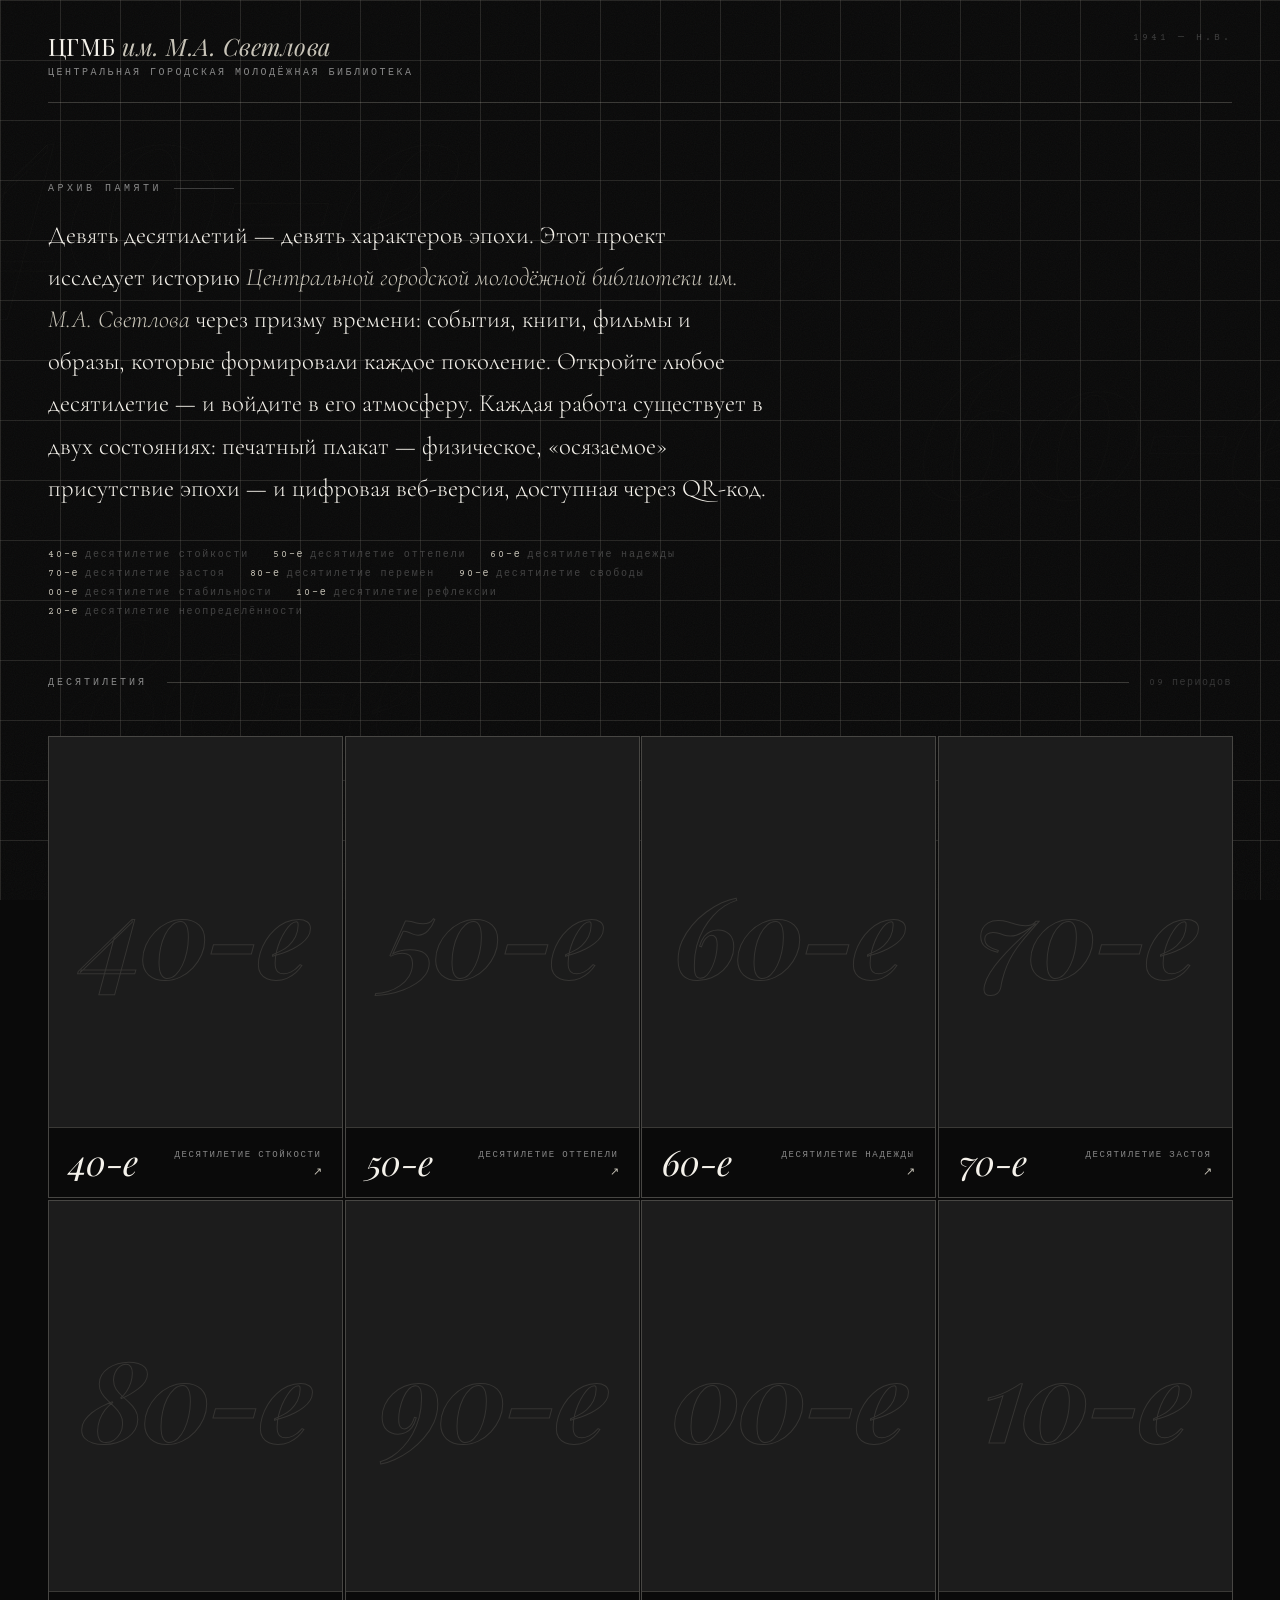
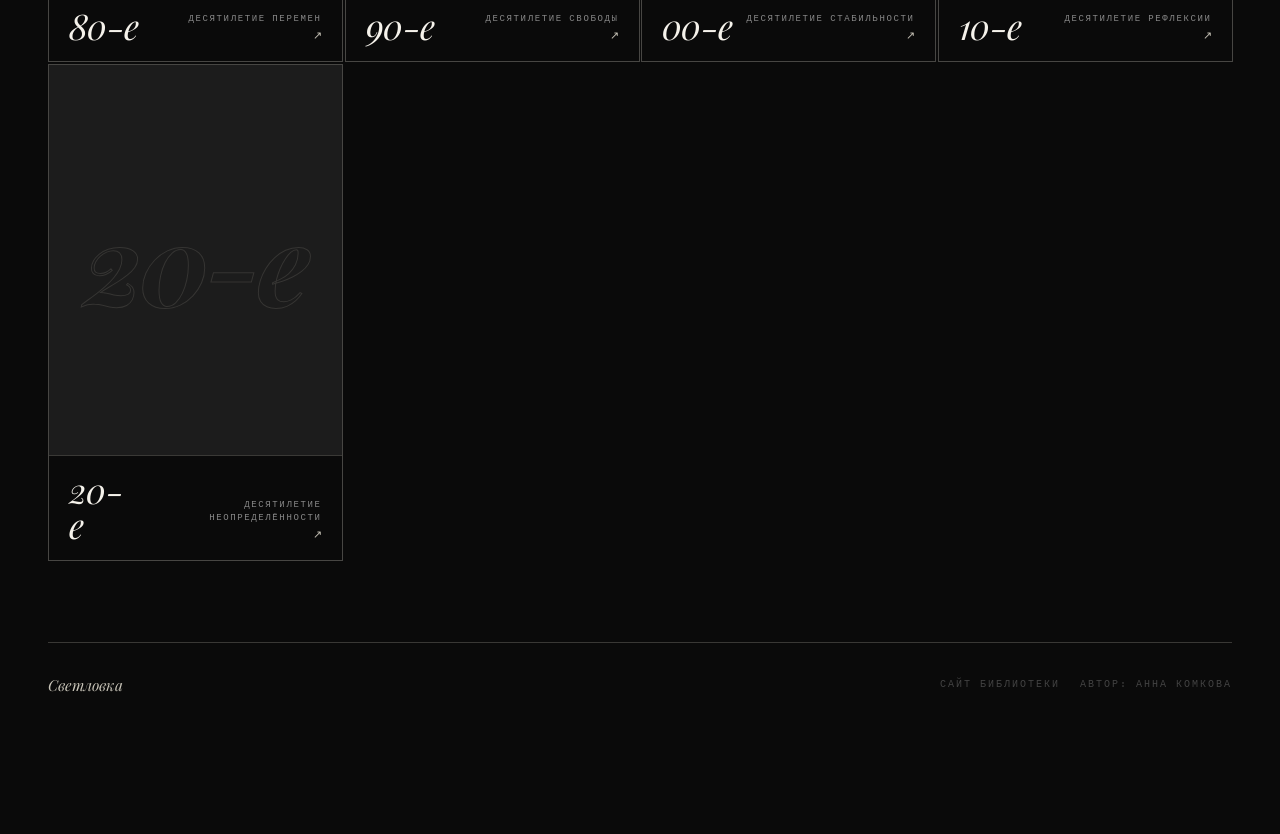
<file: index.html>
<!doctype html>
<html lang="ru">
  <head>
    <meta charset="UTF-8" />
    <meta name="viewport" content="width=device-width, initial-scale=1.0" />
    <title>Светловка: сквозь десятилетия</title>
    <link rel="preconnect" href="https://fonts.googleapis.com" />
    <link rel="preconnect" href="https://fonts.gstatic.com" crossorigin />
    <link
      href="https://fonts.googleapis.com/css2?family=Cormorant+Garamond:ital,wght@0,300;0,400;0,600;1,300;1,400&family=Playfair+Display:ital,wght@0,400;0,700;1,400&family=Courier+Prime:ital@0;1&display=swap"
      rel="stylesheet"
    />

    <style>
      /* =============================================
       ПЕРЕМЕННЫЕ — единая система с 40.html
       ============================================= */
      :root {
        --black: #0a0a0a;
        --white: #f5f2eb;
        --gray-dark: #1c1c1c;
        --gray-mid: #3a3a3a;
        --gray-light: #888;
        --gray-faint: #c8c4b8;
        --line: rgba(200, 196, 184, 0.25);
        --ease-out: cubic-bezier(0.22, 1, 0.36, 1);
        --ease-in-out: cubic-bezier(0.76, 0, 0.24, 1);
      }

      *,
      *::before,
      *::after {
        box-sizing: border-box;
        margin: 0;
        padding: 0;
      }

      html {
        background: var(--black);
      }

      body {
        min-height: 100vh;
        background: var(--black);
        color: var(--white);
        font-family: 'Cormorant Garamond', Georgia, serif;
        -webkit-font-smoothing: antialiased;
        overflow-x: hidden;
      }

      /* =============================================
       ФОНОВАЯ СЕТКА — постоянная, как в 40.html
       ============================================= */
      #grid-bg {
        position: fixed;
        inset: 0;
        pointer-events: none;
        z-index: 0;
        background-image:
          linear-gradient(var(--line) 1px, transparent 1px),
          linear-gradient(90deg, var(--line) 1px, transparent 1px);
        background-size: 60px 60px;
        opacity: 0.6;
      }

      /* Зернистость плёнки */
      #grain {
        position: fixed;
        inset: 0;
        pointer-events: none;
        z-index: 1;
        opacity: 0.04;
        background-image: url("data:image/svg+xml,%3Csvg viewBox='0 0 256 256' xmlns='http://www.w3.org/2000/svg'%3E%3Cfilter id='noise'%3E%3CfeTurbulence type='fractalNoise' baseFrequency='0.9' numOctaves='4' stitchTiles='stitch'/%3E%3C/filter%3E%3Crect width='100%25' height='100%25' filter='url(%23noise)'/%3E%3C/svg%3E");
        background-size: 256px;
      }

      /* =============================================
       ФОНОВЫЙ ДРЕЙФУЮЩИЙ ТЕКСТ
       Большие числа на заднем плане (z-index 2)
       Параллакс через JS при движении мыши
       ============================================= */
      #bg-decades {
        position: fixed;
        inset: 0;
        z-index: 2;
        pointer-events: none;
        user-select: none;
        overflow: hidden;
      }

      .bg-decade-text {
        position: absolute;
        font-family: 'Playfair Display', serif;
        font-weight: 700;
        font-style: italic;
        color: transparent;
        -webkit-text-stroke: 1px rgba(200, 196, 184, 0.055);
        white-space: nowrap;
        will-change: transform;
        line-height: 1;
        letter-spacing: -0.04em;
      }

      /* =============================================
       ОБЁРТКА КОНТЕНТА
       ============================================= */
      #page {
        position: relative;
        z-index: 10;
        max-width: 1400px;
        margin: 0 auto;
        padding: 0 32px 80px;
      }

      /* =============================================
       ШАПКА — логотип + подзаголовок
       ============================================= */
      #site-header {
        padding: 32px 0 0;
        display: flex;
        align-items: flex-start;
        justify-content: space-between;
        border-bottom: 1px solid var(--line);
        padding-bottom: 24px;
        opacity: 0;
        transform: translateY(-12px);
        animation: fade-in-down 0.9s var(--ease-out) 0.1s forwards;
      }

      /* .header-left {
      } */

      .header-logo {
        font-family: 'Playfair Display', serif;
        font-size: clamp(1.1rem, 2.5vw, 1.5rem);
        font-weight: 400;
        color: var(--white);
        letter-spacing: 0.02em;
        line-height: 1.2;
      }

      .header-logo span {
        font-style: italic;
        color: var(--gray-faint);
      }

      .header-sub {
        font-family: 'Courier Prime', monospace;
        font-size: 10px;
        letter-spacing: 0.25em;
        text-transform: uppercase;
        color: var(--gray-light);
        margin-top: 6px;
      }

      .header-right {
        text-align: right;
      }

      .header-year {
        font-family: 'Courier Prime', monospace;
        font-size: 10px;
        letter-spacing: 0.3em;
        color: rgba(136, 136, 136, 0.4);
      }

      /* =============================================
       INTRO-БЛОК
       ============================================= */
      #intro {
        padding: 80px 0 60px;
        max-width: 720px;
        opacity: 0;
        transform: translateY(20px);
        animation: fade-in-up 1s var(--ease-out) 0.4s forwards;
      }

      .intro-eyebrow {
        font-family: 'Courier Prime', monospace;
        font-size: 10px;
        letter-spacing: 0.35em;
        text-transform: uppercase;
        color: var(--gray-light);
        margin-bottom: 20px;
        display: flex;
        align-items: center;
        gap: 12px;
      }

      .intro-eyebrow::after {
        content: '';
        display: block;
        width: 60px;
        height: 1px;
        background: var(--gray-light);
        opacity: 0.4;
      }

      .intro-text {
        font-family: 'Cormorant Garamond', serif;
        font-size: clamp(1.15rem, 2.8vw, 1.55rem);
        font-weight: 300;
        line-height: 1.7;
        color: var(--white);
        /* Единый блок — без stagger */
      }

      .intro-text em {
        font-style: italic;
        color: var(--gray-faint);
      }

      /* Характеристики десятилетий — горизонтальный скролл */
      .intro-decades-list {
        margin-top: 40px;
        display: flex;
        flex-wrap: wrap;
        gap: 8px 24px;
      }

      .intro-decade-tag {
        font-family: 'Courier Prime', monospace;
        font-size: 10px;
        letter-spacing: 0.18em;
        color: rgba(136, 136, 136, 0.45);
        display: flex;
        gap: 6px;
        align-items: center;
        white-space: nowrap;
      }

      .intro-decade-tag b {
        color: var(--gray-faint);
        font-weight: 400;
      }

      /* =============================================
       РАЗДЕЛИТЕЛЬ СЕКЦИИ
       ============================================= */
      .section-divider {
        display: flex;
        align-items: center;
        gap: 20px;
        margin-bottom: 48px;
        opacity: 0;
        transform: translateY(10px);
      }

      .section-divider.visible {
        opacity: 1;
        transform: translateY(0);
        transition:
          opacity 0.7s var(--ease-out),
          transform 0.7s var(--ease-out);
      }

      .section-label {
        font-family: 'Courier Prime', monospace;
        font-size: 10px;
        letter-spacing: 0.3em;
        text-transform: uppercase;
        color: var(--gray-light);
        flex-shrink: 0;
      }

      .section-line {
        flex: 1;
        height: 1px;
        background: var(--line);
      }

      .section-count {
        font-family: 'Courier Prime', monospace;
        font-size: 10px;
        color: rgba(136, 136, 136, 0.35);
        letter-spacing: 0.15em;
        flex-shrink: 0;
      }

      /* =============================================
       СЕТКА КАРТОЧЕК
       mobile-first: 1 → 2 → 3 → 4 колонки
       ============================================= */
      #decades-grid {
        display: grid;
        grid-template-columns: 1fr;
        gap: 2px; /* микро-зазор, карточки "сидят" на сетке */
      }

      @media (min-width: 560px) {
        #decades-grid {
          grid-template-columns: repeat(2, 1fr);
        }
      }

      @media (min-width: 900px) {
        #decades-grid {
          grid-template-columns: repeat(3, 1fr);
        }
      }

      @media (min-width: 1200px) {
        #decades-grid {
          grid-template-columns: repeat(4, 1fr);
          gap: 2px;
        }
      }

      /* =============================================
       КАРТОЧКА ДЕСЯТИЛЕТИЯ
       ============================================= */
      .decade-card {
        display: block;
        text-decoration: none;
        position: relative;
        overflow: hidden;
        border: 1px solid var(--line);
        background: var(--gray-dark);
        cursor: pointer;
        will-change: transform, opacity;

        /* Начальное состояние для появления */
        opacity: 0;
        transform: translateY(24px);
      }

      .decade-card.visible {
        opacity: 1;
        transform: translateY(0);
        transition:
          opacity 0.65s var(--ease-out),
          transform 0.65s var(--ease-out);
      }

      /* Hover — общий */
      .decade-card:hover .card-poster {
        filter: grayscale(60%) contrast(1.05);
      }
      .decade-card:hover .card-overlay {
        opacity: 1;
      }
      .decade-card:hover .card-arrow {
        transform: translate(3px, -3px);
      }
      .decade-card:active {
        transform: scale(0.98);
      }

      /* --- ПОСТЕР --- */
      .card-poster-wrap {
        position: relative;
        width: 100%;
        overflow: hidden;
        background: var(--gray-dark);
      }

      /* Изображение НЕ обрезается — aspect ratio сохраняется */
      .card-poster {
        display: block;
        width: 100%;
        height: auto; /* следует за контентом */
        object-fit: contain; /* никакого cover */
        filter: grayscale(100%) contrast(1.08);
        transition:
          filter 0.5s ease,
          transform 0.6s var(--ease-out);
      }

      /* Если нет изображения */
      .card-poster-placeholder {
        width: 100%;
        aspect-ratio: 3/4;
        background: var(--gray-dark);
        display: flex;
        align-items: center;
        justify-content: center;
        position: relative;
      }

      /* Большое число в placeholder */
      .card-poster-placeholder-num {
        font-family: 'Playfair Display', serif;
        font-size: clamp(4rem, 12vw, 7rem);
        font-weight: 700;
        font-style: italic;
        color: transparent;
        -webkit-text-stroke: 1px rgba(200, 196, 184, 0.15);
        letter-spacing: -0.04em;
        user-select: none;
      }

      /* Overlay при hover */
      .card-overlay {
        position: absolute;
        inset: 0;
        background: linear-gradient(
          to top,
          rgba(0, 0, 0, 0.7) 0%,
          rgba(0, 0, 0, 0.2) 50%,
          transparent 100%
        );
        opacity: 0;
        transition: opacity 0.4s ease;
        pointer-events: none;
      }

      /* --- НИЖНЯЯ ПЛАШКА --- */
      .card-footer {
        padding: 16px 20px 18px;
        border-top: 1px solid var(--line);
        display: flex;
        align-items: flex-end;
        justify-content: space-between;
        gap: 12px;
        background: var(--black);
      }

      .card-label {
        font-family: 'Playfair Display', serif;
        font-size: clamp(1.6rem, 4vw, 2.2rem);
        font-weight: 400;
        font-style: italic;
        color: var(--white);
        letter-spacing: -0.02em;
        line-height: 1;
      }

      .card-meta {
        display: flex;
        flex-direction: column;
        align-items: flex-end;
        gap: 4px;
      }

      .card-desc {
        font-family: 'Courier Prime', monospace;
        font-size: 9px;
        letter-spacing: 0.18em;
        text-transform: uppercase;
        color: var(--gray-light);
        text-align: right;
        line-height: 1.4;
      }

      .card-arrow {
        font-family: 'Courier Prime', monospace;
        font-size: 11px;
        color: var(--gray-faint);
        transition: transform 0.3s var(--ease-out);
        display: block;
      }

      /* =============================================
       АНИМАЦИИ КАРТОЧЕК — каждое десятилетие своё
       Задаются через data-animation на .decade-card
       ============================================= */

      /* 40-е: лёгкий drift — как на 40.html */
      @keyframes card-drift-40 {
        0%,
        100% {
          transform: translate(0, 0) rotate(0deg);
        }
        25% {
          transform: translate(3px, -4px) rotate(0.2deg);
        }
        60% {
          transform: translate(-2px, -6px) rotate(-0.15deg);
        }
        80% {
          transform: translate(4px, -2px) rotate(0.1deg);
        }
      }

      /* 50-е: плавный маятник — оттепель */
      @keyframes card-drift-50 {
        0%,
        100% {
          transform: translate(0, 0);
        }
        50% {
          transform: translate(0, -8px);
        }
      }

      /* 60-е: лёгкое покачивание — надежда, подъём */
      @keyframes card-drift-60 {
        0%,
        100% {
          transform: rotate(0deg) translate(0, 0);
        }
        30% {
          transform: rotate(0.3deg) translate(2px, -5px);
        }
        70% {
          transform: rotate(-0.3deg) translate(-2px, -3px);
        }
      }

      /* 70-е: очень медленный, тяжёлый drift — застой */
      @keyframes card-drift-70 {
        0%,
        100% {
          transform: translate(0, 0);
        }
        33% {
          transform: translate(-4px, -3px);
        }
        66% {
          transform: translate(3px, -5px);
        }
      }

      /* 80-е: резкие, короткие смещения — перемены */
      @keyframes card-drift-80 {
        0%,
        100% {
          transform: translate(0, 0);
        }
        20% {
          transform: translate(5px, -2px);
        }
        40% {
          transform: translate(-3px, -6px);
        }
        60% {
          transform: translate(4px, -4px);
        }
        80% {
          transform: translate(-5px, -1px);
        }
      }

      /* 90-е: широкий, свободный — свобода */
      @keyframes card-drift-90 {
        0%,
        100% {
          transform: translate(0, 0) scale(1);
        }
        25% {
          transform: translate(6px, -8px) scale(1.008);
        }
        75% {
          transform: translate(-5px, -4px) scale(0.995);
        }
      }

      /* 00-е: стабильный, почти без движения — стабильность */
      @keyframes card-drift-00 {
        0%,
        100% {
          transform: translate(0, 0);
        }
        50% {
          transform: translate(1px, -3px);
        }
      }

      /* 10-е: медленный круговой дрейф — рефлексия */
      @keyframes card-drift-10 {
        0% {
          transform: translate(0, 0) rotate(0deg);
        }
        25% {
          transform: translate(3px, -5px) rotate(0.2deg);
        }
        50% {
          transform: translate(-2px, -8px) rotate(0deg);
        }
        75% {
          transform: translate(-4px, -3px) rotate(-0.2deg);
        }
        100% {
          transform: translate(0, 0) rotate(0deg);
        }
      }

      /* 20-е: хаотичный, непредсказуемый — неопределённость */
      @keyframes card-drift-20 {
        0% {
          transform: translate(0, 0) rotate(0deg);
        }
        15% {
          transform: translate(7px, -3px) rotate(0.4deg);
        }
        35% {
          transform: translate(-4px, -9px) rotate(-0.3deg);
        }
        55% {
          transform: translate(5px, -5px) rotate(0.25deg);
        }
        75% {
          transform: translate(-6px, -2px) rotate(-0.4deg);
        }
        90% {
          transform: translate(3px, -7px) rotate(0.2deg);
        }
        100% {
          transform: translate(0, 0) rotate(0deg);
        }
      }

      /* Применяем анимации через data-атрибут */
      .decade-card[data-anim='40'] {
        animation: card-drift-40 8s ease-in-out infinite;
      }
      .decade-card[data-anim='50'] {
        animation: card-drift-50 10s ease-in-out infinite;
      }
      .decade-card[data-anim='60'] {
        animation: card-drift-60 7.5s ease-in-out infinite;
      }
      .decade-card[data-anim='70'] {
        animation: card-drift-70 14s ease-in-out infinite;
      }
      .decade-card[data-anim='80'] {
        animation: card-drift-80 5s ease-in-out infinite;
      }
      .decade-card[data-anim='90'] {
        animation: card-drift-90 9s ease-in-out infinite;
      }
      .decade-card[data-anim='00'] {
        animation: card-drift-00 16s ease-in-out infinite;
      }
      .decade-card[data-anim='10'] {
        animation: card-drift-10 12s ease-in-out infinite;
      }
      .decade-card[data-anim='20'] {
        animation: card-drift-20 6.5s ease-in-out infinite;
      }

      /* Hover: приостанавливаем drift — карточка "останавливается" */
      .decade-card:hover {
        animation-play-state: paused;
      }

      /* Hover: лёгкий zoom постера */
      .decade-card:hover .card-poster {
        transform: scale(1.03);
      }

      /* =============================================
       ФУТЕР
       ============================================= */
      #site-footer {
        margin-top: 80px;
        border-top: 1px solid var(--line);
        padding: 32px 0;
        display: flex;
        align-items: center;
        justify-content: space-between;
        flex-wrap: wrap;
        gap: 16px;
        opacity: 0;
        transform: translateY(10px);
      }

      #site-footer.visible {
        opacity: 1;
        transform: translateY(0);
        transition:
          opacity 0.8s var(--ease-out),
          transform 0.8s var(--ease-out);
      }

      .footer-id {
        font-family: 'Playfair Display', serif;
        font-size: 0.95rem;
        font-style: italic;
        color: var(--gray-faint);
      }

      .footer-copy {
        font-family: 'Courier Prime', monospace;
        font-size: 9px;
        letter-spacing: 0.15em;
        color: rgba(136, 136, 136, 0.3);
      }

      .footer-links {
        display: flex;
        gap: 20px;
      }

      .footer-link {
        font-family: 'Courier Prime', monospace;
        font-size: 10px;
        letter-spacing: 0.2em;
        text-transform: uppercase;
        color: rgba(136, 136, 136, 0.45);
        text-decoration: none;
        transition: color 0.3s ease;
        position: relative;
      }

      .footer-link::after {
        content: '';
        position: absolute;
        bottom: -2px;
        left: 0;
        width: 0;
        height: 1px;
        background: var(--gray-light);
        transition: width 0.35s var(--ease-out);
      }

      .footer-link:hover {
        color: var(--gray-faint);
      }
      .footer-link:hover::after {
        width: 100%;
      }

      /* =============================================
       KEYFRAMES ОБЩИЕ
       ============================================= */
      @keyframes fade-in-up {
        from {
          opacity: 0;
          transform: translateY(20px);
        }
        to {
          opacity: 1;
          transform: translateY(0);
        }
      }

      @keyframes fade-in-down {
        from {
          opacity: 0;
          transform: translateY(-12px);
        }
        to {
          opacity: 1;
          transform: translateY(0);
        }
      }

      /* =============================================
       ACCESSIBILITY
       ============================================= */
      .sr-only {
        position: absolute;
        width: 1px;
        height: 1px;
        padding: 0;
        margin: -1px;
        overflow: hidden;
        clip: rect(0, 0, 0, 0);
        white-space: nowrap;
        border-width: 0;
      }

      :focus-visible {
        outline: 1px solid var(--gray-faint);
        outline-offset: 4px;
      }

      /* =============================================
       АДАПТИВНОСТЬ
       ============================================= */
      @media (max-width: 560px) {
        #page {
          padding: 0 20px 60px;
        }
        #intro {
          padding: 60px 0 40px;
        }
        .intro-decades-list {
          gap: 6px 16px;
        }
      }

      @media (min-width: 1200px) {
        #page {
          padding: 0 48px 100px;
        }
      }
    </style>
  </head>
  <body>
    <!-- Фоновые слои -->
    <div id="grid-bg" aria-hidden="true"></div>
    <div id="grain" aria-hidden="true"></div>

    <!-- Фоновые числа — дрейфуют медленно, параллакс через JS -->
    <div id="bg-decades" aria-hidden="true"></div>

    <!-- Основной контент -->
    <div id="page">
      <!-- Шапка -->
      <header id="site-header">
        <div class="header-left">
          <div class="header-logo">ЦГМБ <span>им. М.А. Светлова</span></div>
          <div class="header-sub">
            Центральная городская молодёжная библиотека
          </div>
        </div>
        <div class="header-right">
          <div class="header-year">1941 — н.в.</div>
        </div>
      </header>

      <!-- Intro -->
      <section id="intro" aria-label="О проекте">
        <div class="intro-eyebrow">Архив памяти</div>
        <p class="intro-text">
          Девять десятилетий — девять характеров эпохи. Этот проект исследует
          историю
          <em>Центральной городской молодёжной библиотеки им. М.А. Светлова</em>
          через призму времени: события, книги, фильмы и образы, которые
          формировали каждое поколение. Откройте любое десятилетие — и войдите в
          его атмосферу. Каждая работа существует в двух состояниях: печатный
          плакат — физическое, «осязаемое» присутствие эпохи — и цифровая
          веб-версия, доступная через QR-код.
        </p>

        <!-- Теги-характеристики — собираются из JS-данных -->
        <div
          class="intro-decades-list"
          id="decades-tags"
          aria-hidden="true"
        ></div>
      </section>

      <!-- Разделитель -->
      <div class="section-divider" id="grid-divider" aria-hidden="true">
        <span class="section-label">Десятилетия</span>
        <div class="section-line"></div>
        <span class="section-count" id="decades-count">— —</span>
      </div>

      <!-- Сетка карточек (заполняется из JS) -->
      <main id="decades-grid" aria-label="Все десятилетия"></main>

      <!-- Футер -->
      <footer id="site-footer" aria-label="Подвал сайта">
        <div class="footer-id">Светловка</div>
        <div class="footer-links">
          <a
            href="https://www.svetlovka.ru/"
            class="footer-link"
            target="_blank"
            rel="noopener noreferrer"
            >Сайт библиотеки</a
          >
          <a
            href="http://t.me/skomkanno"
            class="footer-link"
            target="_blank"
            rel="noopener noreferrer"
            >Автор: Анна Комкова</a
          >
        </div>
        <!-- <div class="footer-copy">© 2024 · ЦГМБ им. М.А. Светлова</div> -->
      </footer>
    </div>
    <!-- /page -->

    <script>
      /* ============================================================
     ДАННЫЕ ДЕСЯТИЛЕТИЙ
     Чтобы добавить новое — просто дописать объект в массив.
     image: путь к постеру (пустая строка → placeholder с числом)
     desc:  краткая характеристика (2–3 слова)
     anim:  ключ анимации (совпадает с CSS data-anim)
     ============================================================ */
      const DECADES = [
        {
          label: '40-е',
          file: '40s.html',
          image: '',
          desc: 'десятилетие стойкости',
          anim: '40'
        },
        {
          label: '50-е',
          file: '50s.html',
          image: '',
          desc: 'десятилетие оттепели',
          anim: '50'
        },
        {
          label: '60-е',
          file: '60s.html',
          image: '',
          desc: 'десятилетие надежды',
          anim: '60'
        },
        {
          label: '70-е',
          file: '70s.html',
          image: '',
          desc: 'десятилетие застоя',
          anim: '70'
        },
        {
          label: '80-е',
          file: '80s.html',
          image: '',
          desc: 'десятилетие перемен',
          anim: '80'
        },
        {
          label: '90-е',
          file: '90s.html',
          image: '',
          desc: 'десятилетие свободы',
          anim: '90'
        },
        {
          label: '00-е',
          file: '00s.html',
          image: '',
          desc: 'десятилетие стабильности',
          anim: '00'
        },
        {
          label: '10-е',
          file: '10s.html',
          image: '',
          desc: 'десятилетие рефлексии',
          anim: '10'
        },
        {
          label: '20-е',
          file: '20s.html',
          image: '',
          desc: 'десятилетие неопределённости',
          anim: '20'
        }
      ]

      /* ============================================================
     ФОНОВЫЕ ЧИСЛА — создаём несколько дрейфующих меток
     ============================================================ */
      function initBgDecades() {
        const container = document.getElementById('bg-decades')

        /* Берём часть десятилетий для фона (не все — слишком шумно) */
        const bgItems = ['40', '60', '80', '20']
        const positions = [
          {
            top: '5%',
            left: '-5%',
            size: 'clamp(18vw, 22vw, 260px)',
            opacity: 0.5
          },
          {
            top: '35%',
            right: '-3%',
            size: 'clamp(14vw, 18vw, 200px)',
            opacity: 0.35
          },
          {
            top: '65%',
            left: '5%',
            size: 'clamp(12vw, 16vw, 180px)',
            opacity: 0.3
          },
          {
            top: '20%',
            left: '40%',
            size: 'clamp(10vw, 14vw, 160px)',
            opacity: 0.2
          }
        ]

        bgItems.forEach((num, i) => {
          const el = document.createElement('div')
          el.className = 'bg-decade-text'
          el.textContent = num + '-е'
          el.dataset.depth = String(0.3 + i * 0.15) /* глубина параллакса */

          const pos = positions[i]
          el.style.fontSize = pos.size
          el.style.opacity = String(pos.opacity)

          if (pos.top) el.style.top = pos.top
          if (pos.left) el.style.left = pos.left
          if (pos.right) el.style.right = pos.right
          if (pos.bottom) el.style.bottom = pos.bottom

          container.appendChild(el)
        })
      }

      /* ============================================================
     РЕНДЕР КАРТОЧЕК
     ============================================================ */
      function renderCards() {
        const grid = document.getElementById('decades-grid')
        const tagsContainer = document.getElementById('decades-tags')

        /* Счётчик в разделителе */
        document.getElementById('decades-count').textContent =
          String(DECADES.length).padStart(2, '0') + ' периодов'

        DECADES.forEach((decade, i) => {
          /* --- Карточка --- */
          const card = document.createElement('a')
          card.href = decade.file
          card.className = 'decade-card'
          card.setAttribute('data-anim', decade.anim)
          card.setAttribute('aria-label', `${decade.label} — ${decade.desc}`)

          /* Постер или placeholder */
          const posterWrap = document.createElement('div')
          posterWrap.className = 'card-poster-wrap'

          if (decade.image && decade.image.trim()) {
            const img = document.createElement('img')
            img.src = decade.image
            img.alt = decade.label
            img.className = 'card-poster'
            img.loading = 'lazy'
            img.onerror = function () {
              /* Если изображение недоступно — показываем placeholder */
              this.style.display = 'none'
              posterWrap.appendChild(makePlaceholder(decade.label))
            }
            posterWrap.appendChild(img)
          } else {
            posterWrap.appendChild(makePlaceholder(decade.label))
          }

          /* Overlay */
          const overlay = document.createElement('div')
          overlay.className = 'card-overlay'
          overlay.setAttribute('aria-hidden', 'true')
          posterWrap.appendChild(overlay)

          /* Нижняя плашка */
          const footer = document.createElement('div')
          footer.className = 'card-footer'

          const label = document.createElement('div')
          label.className = 'card-label'
          label.textContent = decade.label

          const meta = document.createElement('div')
          meta.className = 'card-meta'

          const descEl = document.createElement('div')
          descEl.className = 'card-desc'
          descEl.textContent = decade.desc

          const arrow = document.createElement('span')
          arrow.className = 'card-arrow'
          arrow.setAttribute('aria-hidden', 'true')
          arrow.textContent = '↗'

          meta.appendChild(descEl)
          meta.appendChild(arrow)

          footer.appendChild(label)
          footer.appendChild(meta)

          card.appendChild(posterWrap)
          card.appendChild(footer)

          grid.appendChild(card)

          /* --- Тег в intro-списке --- */
          const tag = document.createElement('div')
          tag.className = 'intro-decade-tag'
          tag.innerHTML = `<b>${decade.label}</b> ${decade.desc}`
          tagsContainer.appendChild(tag)
        })
      }

      /* Placeholder-блок с крупным числом */
      function makePlaceholder(label) {
        const ph = document.createElement('div')
        ph.className = 'card-poster-placeholder'
        const num = document.createElement('div')
        num.className = 'card-poster-placeholder-num'
        num.setAttribute('aria-hidden', 'true')
        num.textContent = label
        ph.appendChild(num)
        return ph
      }

      /* ============================================================
     АНИМАЦИЯ ПОЯВЛЕНИЯ КАРТОЧЕК
     Intersection Observer — stagger по мере скролла
     ============================================================ */
      function initCardsObserver() {
        const cards = document.querySelectorAll('.decade-card')
        const divider = document.getElementById('grid-divider')

        /* Разделитель */
        const divObs = new IntersectionObserver(
          (entries) => {
            entries.forEach((e) => {
              if (e.isIntersecting) {
                e.target.classList.add('visible')
                divObs.unobserve(e.target)
              }
            })
          },
          { threshold: 0.2 }
        )
        divObs.observe(divider)

        /* Карточки — stagger внутри группы видимых */
        let revealQueue = []
        let queueTimer = null

        const cardObs = new IntersectionObserver(
          (entries) => {
            entries.forEach((e) => {
              if (e.isIntersecting) {
                revealQueue.push(e.target)
                cardObs.unobserve(e.target)
              }
            })

            if (revealQueue.length && !queueTimer) {
              queueTimer = setInterval(() => {
                if (!revealQueue.length) {
                  clearInterval(queueTimer)
                  queueTimer = null
                  return
                }
                const card = revealQueue.shift()
                card.classList.add('visible')
              }, 80) /* 80ms между карточками */
            }
          },
          { threshold: 0.08 }
        )

        cards.forEach((card) => cardObs.observe(card))

        /* Футер */
        const footer = document.getElementById('site-footer')
        const footObs = new IntersectionObserver(
          (entries) => {
            entries.forEach((e) => {
              if (e.isIntersecting) {
                e.target.classList.add('visible')
                footObs.unobserve(e.target)
              }
            })
          },
          { threshold: 0.1 }
        )
        footObs.observe(footer)
      }

      /* ============================================================
     ПАРАЛЛАКС ФОНОВЫХ ЧИСЕЛ
     Смещаются в противофазе к скроллу + мыши
     ============================================================ */
      let mouseX = 0,
        mouseY = 0,
        rafId = null

      function applyParallax() {
        const cx = window.innerWidth / 2
        const cy = window.innerHeight / 2
        const dx = (mouseX - cx) / cx
        const dy = (mouseY - cy) / cy

        document.querySelectorAll('.bg-decade-text').forEach((el) => {
          const depth = parseFloat(el.dataset.depth || '0.3')
          el.style.transform = `translate(${dx * depth * -20}px, ${dy * depth * -12}px)`
        })

        rafId = null
      }

      document.addEventListener('mousemove', (e) => {
        mouseX = e.clientX
        mouseY = e.clientY
        if (!rafId) rafId = requestAnimationFrame(applyParallax)
      })

      document.addEventListener(
        'touchmove',
        (e) => {
          if (e.touches.length > 0) {
            mouseX = e.touches[0].clientX
            mouseY = e.touches[0].clientY
            if (!rafId) rafId = requestAnimationFrame(applyParallax)
          }
        },
        { passive: true }
      )

      /* ============================================================
     ЗАПУСК
     ============================================================ */
      initBgDecades()
      renderCards()
      initCardsObserver()
    </script>
  </body>
</html>
</file>
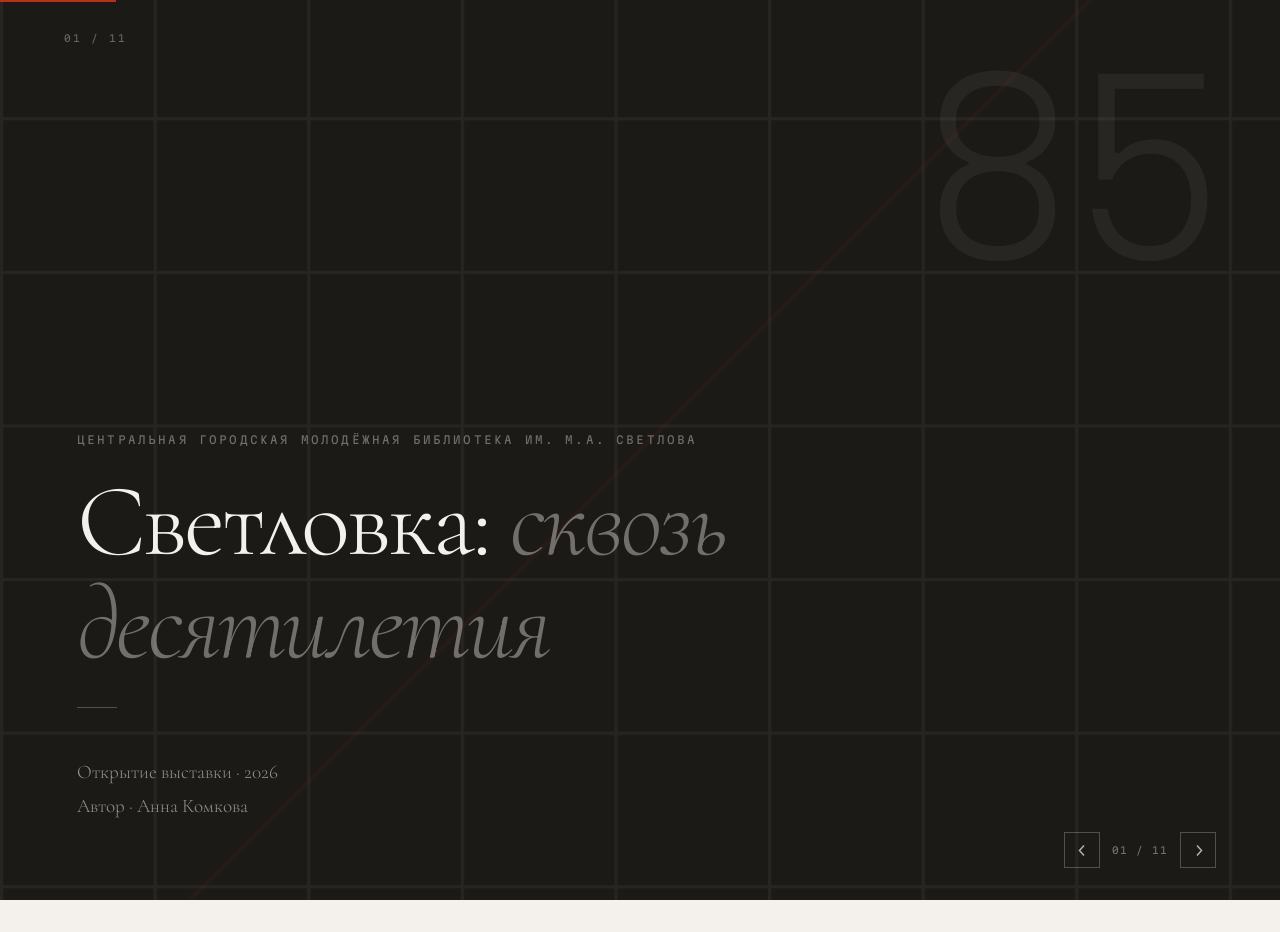
<file: presentation.html>
<!doctype html>
<html lang="ru">
  <head>
    <meta charset="UTF-8" />
    <meta name="viewport" content="width=device-width, initial-scale=1.0" />
    <title>Светловка: сквозь десятилетия</title>
    <style>
      @import url('https://fonts.googleapis.com/css2?family=Cormorant+Garamond:ital,wght@0,300;0,400;0,600;1,300;1,400;1,600&family=Martian+Mono:wght@200;300;400&display=swap');

      *,
      *::before,
      *::after {
        box-sizing: border-box;
        margin: 0;
        padding: 0;
      }

      :root {
        --bg: #f4f1ec;
        --ink: #1c1a16;
        --red: #bf2d18;
        --muted: #8a8278;
        --rule: rgba(28, 26, 22, 0.12);
        --w: 100vw;
        --h: 100vh;
      }

      html,
      body {
        width: 100%;
        height: 100%;
        overflow: hidden;
        background: var(--bg);
        color: var(--ink);
        font-family: 'Cormorant Garamond', Georgia, serif;
      }

      /* ── ENGINE ── */
      .deck {
        position: relative;
        width: var(--w);
        height: var(--h);
      }

      .slide {
        position: absolute;
        inset: 0;
        opacity: 0;
        pointer-events: none;
        transition:
          opacity 0.6s ease,
          transform 0.6s ease;
        transform: translateY(32px);
        overflow: hidden;
      }
      .slide.active {
        opacity: 1;
        pointer-events: auto;
        transform: translateY(0);
      }
      .slide.exit {
        opacity: 0;
        transform: translateY(-20px);
        transition:
          opacity 0.3s ease,
          transform 0.3s ease;
      }

      /* ── PROGRESS ── */
      #pbar {
        position: fixed;
        top: 0;
        left: 0;
        height: 2px;
        background: var(--red);
        transition: width 0.4s ease;
        z-index: 300;
      }
      #counter {
        position: fixed;
        top: 2rem;
        left: clamp(2rem, 5vw, 5rem);
        font-family: 'Martian Mono', monospace;
        font-size: 0.6rem;
        letter-spacing: 0.2em;
        color: var(--muted);
        z-index: 200;
      }

      /* ── NAV ── */
      nav {
        position: fixed;
        bottom: 2rem;
        right: clamp(2rem, 5vw, 5rem);
        display: flex;
        align-items: center;
        gap: 0.75rem;
        z-index: 200;
      }
      .nb {
        width: 2.25rem;
        height: 2.25rem;
        border: 1px solid var(--rule);
        background: transparent;
        cursor: pointer;
        display: flex;
        align-items: center;
        justify-content: center;
        transition:
          border-color 0.2s,
          background 0.2s;
      }
      .nb:hover {
        border-color: var(--ink);
        background: var(--ink);
      }
      .nb:hover svg {
        stroke: var(--bg);
      }
      .nb svg {
        stroke: var(--ink);
        fill: none;
        stroke-width: 1.5;
        transition: stroke 0.2s;
        width: 13px;
        height: 13px;
      }
      .npg {
        font-family: 'Martian Mono', monospace;
        font-size: 0.6rem;
        letter-spacing: 0.1em;
        color: var(--muted);
      }

      /* ── SHARED TEXT ── */
      .label {
        font-family: 'Martian Mono', monospace;
        font-size: clamp(0.55rem, 0.85vw, 0.7rem);
        letter-spacing: 0.2em;
        text-transform: uppercase;
        color: var(--muted);
      }
      .rule-h {
        width: 2.5rem;
        height: 1px;
        background: var(--red);
      }
      h1 {
        font-size: clamp(3rem, 8vw, 7rem);
        font-weight: 300;
        line-height: 1;
        letter-spacing: -0.03em;
      }
      h2 {
        font-size: clamp(2rem, 5vw, 4.5rem);
        font-weight: 300;
        line-height: 1.1;
        letter-spacing: -0.02em;
      }
      h3 {
        font-size: clamp(1.4rem, 3vw, 2.6rem);
        font-weight: 300;
        line-height: 1.2;
        letter-spacing: -0.01em;
      }
      em {
        font-style: italic;
        color: var(--red);
      }
      .body {
        font-size: clamp(1rem, 1.5vw, 1.25rem);
        font-weight: 300;
        line-height: 1.75;
        max-width: 52ch;
      }
      .mono {
        font-family: 'Martian Mono', monospace;
        font-weight: 200;
      }

      /* ══════════════════════════════
   SLIDE LAYOUTS
══════════════════════════════ */

      /* ── S1: TITLE — full dark with SVG grid ── */
      #s1 {
        background: var(--ink);
      }
      #s1 .label {
        color: rgba(244, 241, 236, 0.4);
      }
      #s1 h1 {
        color: var(--bg);
      }
      #s1 .body {
        color: rgba(244, 241, 236, 0.55);
      }
      #s1 .rule-h {
        background: rgba(244, 241, 236, 0.25);
      }
      #s1 nav .nb {
        border-color: rgba(244, 241, 236, 0.25);
      }
      #s1 nav .nb svg {
        stroke: var(--bg);
      }

      .s1-inner {
        position: absolute;
        inset: 0;
        display: flex;
        flex-direction: column;
        justify-content: flex-end;
        padding: clamp(3rem, 6vw, 6rem);
      }
      .s1-year {
        position: absolute;
        top: clamp(2rem, 4vw, 4rem);
        right: clamp(2rem, 5vw, 5rem);
        font-family: 'Martian Mono', monospace;
        font-weight: 200;
        font-size: clamp(5rem, 18vw, 18rem);
        color: rgba(244, 241, 236, 0.06);
        line-height: 1;
        pointer-events: none;
        letter-spacing: -0.05em;
      }
      .s1-meta {
        margin-top: 1rem;
      }

      /* ── S2: INTRO — big italic quote, ruled ── */
      #s2 {
        display: flex;
        align-items: stretch;
      }
      .s2-left {
        width: clamp(3px, 4px, 4px);
        background: var(--red);
        flex-shrink: 0;
        margin: clamp(3rem, 5vw, 5rem) 0;
      }
      .s2-content {
        padding: clamp(3rem, 6vw, 6rem) clamp(3rem, 6vw, 6rem);
        display: flex;
        flex-direction: column;
        justify-content: center;
      }
      .s2-quote {
        font-size: clamp(1.8rem, 4.5vw, 4rem);
        font-weight: 300;
        font-style: italic;
        line-height: 1.25;
        letter-spacing: -0.02em;
        max-width: 20ch;
        margin: 1.5rem 0;
      }

      /* ── S3: IDEA — large number field + text ── */
      #s3 {
        display: grid;
        grid-template-columns: 1fr 1fr;
      }
      .s3-vis {
        background: var(--ink);
        display: flex;
        align-items: center;
        justify-content: center;
        position: relative;
        overflow: hidden;
      }
      .s3-num {
        font-family: 'Martian Mono', monospace;
        font-weight: 200;
        font-size: clamp(8rem, 22vw, 22rem);
        color: rgba(244, 241, 236, 0.07);
        line-height: 1;
        pointer-events: none;
        user-select: none;
        position: absolute;
        bottom: -0.1em;
        right: -0.05em;
      }
      .s3-vis-text {
        color: var(--bg);
        font-size: clamp(1.2rem, 2.5vw, 2rem);
        font-weight: 300;
        font-style: italic;
        line-height: 1.5;
        padding: clamp(3rem, 5vw, 5rem);
        position: relative;
        z-index: 2;
      }
      .s3-content {
        padding: clamp(3rem, 5vw, 5rem);
        display: flex;
        flex-direction: column;
        justify-content: center;
        gap: 1.5rem;
      }

      /* ── S4: LIBRARY — full-bleed texture pattern + text over ── */
      #s4 {
        display: flex;
        flex-direction: column;
        justify-content: flex-end;
        padding: clamp(3rem, 6vw, 6rem);
      }
      .s4-canvas {
        position: absolute;
        inset: 0;
        z-index: 0;
      }
      .s4-text {
        position: relative;
        z-index: 2;
        max-width: 55ch;
      }
      .s4-text h2 {
        margin-bottom: 1rem;
      }

      /* ── S5: TWO STATES — halved slide ── */
      #s5 {
        /* display: grid;
        grid-template-columns: 1fr 1fr; */
        display: flex;
      }
      .half {
        display: flex;
        flex-direction: column;
        justify-content: center;
        padding: clamp(3rem, 5vw, 5rem);
        width: 50%;
      }
      .half-dark {
        background: var(--ink);
      }
      .half-dark .label {
        color: rgba(244, 241, 236, 0.4);
      }
      .half-dark h3 {
        color: var(--bg);
      }
      .half-dark .body {
        color: rgba(244, 241, 236, 0.65);
      }
      .half-icon {
        font-size: clamp(4rem, 10vw, 8rem);
        line-height: 1;
        margin-bottom: 1.5rem;
      }
      .half-divider {
        width: 1px;
        background: var(--rule);
      }

      /* ── S6: CO-AUTHOR — centered big text ── */
      #s6 {
        display: flex;
        align-items: center;
        justify-content: center;
      }
      .s6-inner {
        text-align: center;
        padding: clamp(3rem, 5vw, 5rem);
      }
      .s6-big {
        font-size: clamp(3.5rem, 10vw, 9rem);
        font-weight: 300;
        line-height: 1;
        letter-spacing: -0.03em;
        margin: 1.5rem 0;
      }

      /* ── S7/S8: DECADES ── */
      #s7,
      #s8 {
        display: flex;
        flex-direction: column;
        justify-content: flex-end;
        padding: clamp(3rem, 6vw, 6rem);
      }
      #s7 .s-canvas,
      #s8 .s-canvas {
        position: absolute;
        inset: 0;
        z-index: 0;
      }
      .dec-grid {
        display: grid;
        grid-template-columns: repeat(4, 1fr);
        gap: 0.75rem;
        position: relative;
        z-index: 2;
        margin-top: auto;
      }
      .dec-card {
        border-top: 1px solid rgba(244, 241, 236, 0.2);
        padding-top: 0.75rem;
      }
      .dec-card.ink-mode {
        border-top-color: var(--rule);
      }
      .dec-n {
        font-family: 'Martian Mono', monospace;
        font-weight: 200;
        font-size: clamp(2rem, 4vw, 3.5rem);
        line-height: 1;
      }
      .dec-w {
        font-size: clamp(0.9rem, 1.4vw, 1.1rem);
        font-style: italic;
        font-weight: 300;
        margin-top: 0.2rem;
      }
      .dec-card .dec-n {
        color: rgba(244, 241, 236, 0.9);
      }
      .dec-card .dec-w {
        color: rgba(244, 241, 236, 0.5);
      }
      .dec-card.ink-mode .dec-n {
        color: var(--red);
      }
      .dec-card.ink-mode .dec-w {
        color: var(--muted);
      }
      .s7-header,
      .s8-header {
        position: relative;
        z-index: 2;
        margin-bottom: 2rem;
      }
      .s7-header .label,
      .s8-header .label {
        color: rgba(244, 241, 236, 0.4);
      }
      .s7-header h2,
      .s8-header h2 {
        color: var(--bg);
      }
      .s8-header .label {
        color: var(--muted);
      }
      .s8-header h2 {
        color: var(--ink);
      }

      /* For s8 light background */
      #s8 {
        background: var(--bg);
      }
      #s8 .dec-card .dec-n {
        color: var(--red);
      }
      #s8 .dec-card .dec-w {
        color: var(--muted);
      }
      #s8 .dec-card {
        border-top-color: var(--rule);
      }

      /* ── S9: QR / EXPERIENCE ── */
      #s9 {
        display: grid;
        grid-template-columns: 1fr 1fr;
        align-items: center;
      }
      .s9-left {
        padding: clamp(3rem, 6vw, 6rem);
        display: flex;
        flex-direction: column;
        justify-content: center;
        gap: 1.5rem;
      }
      .s9-right {
        display: flex;
        align-items: center;
        justify-content: center;
        background: var(--ink);
        height: 100%;
        position: relative;
        overflow: hidden;
      }
      .qr-frame {
        border: 1px solid rgba(244, 241, 236, 0.2);
        padding: 1.5rem;
        position: relative;
        z-index: 2;
      }
      .qr-url {
        font-family: 'Martian Mono', monospace;
        font-weight: 200;
        font-size: clamp(0.6rem, 0.9vw, 0.75rem);
        letter-spacing: 0.08em;
        color: rgba(244, 241, 236, 0.5);
        margin-top: 1rem;
        text-align: center;
      }
      .s9-bg-num {
        position: absolute;
        font-family: 'Martian Mono', monospace;
        font-weight: 200;
        font-size: 16rem;
        color: rgba(244, 241, 236, 0.04);
        line-height: 1;
        bottom: -0.1em;
        right: -0.05em;
        pointer-events: none;
      }

      /* ── S10: WHY ── */
      #s10 {
        display: grid;
        grid-template-columns: 1fr 1fr;
      }
      .s10-left {
        background: var(--red);
        display: flex;
        flex-direction: column;
        justify-content: center;
        padding: clamp(3rem, 6vw, 6rem);
      }
      .s10-left h2 {
        color: var(--bg);
        font-style: italic;
      }
      .s10-left .label {
        color: rgba(244, 241, 236, 0.55);
        margin-bottom: 1.5rem;
      }
      .s10-right {
        display: flex;
        flex-direction: column;
        justify-content: center;
        padding: clamp(3rem, 6vw, 6rem);
        gap: 2rem;
      }
      .why-item {
        border-top: 1px solid var(--rule);
        padding-top: 1rem;
      }
      .why-item .why-n {
        font-family: 'Martian Mono', monospace;
        font-size: 0.6rem;
        letter-spacing: 0.15em;
        color: var(--muted);
        margin-bottom: 0.4rem;
      }
      .why-item p {
        font-size: clamp(1rem, 1.5vw, 1.2rem);
        font-weight: 300;
        line-height: 1.55;
      }

      /* ── S11: FINAL ── */
      #s11 {
        display: flex;
        align-items: center;
        justify-content: center;
      }
      .s11-inner {
        padding: clamp(3rem, 5vw, 5rem);
        max-width: 72rem;
        width: 100%;
      }
      .final-opts {
        margin-top: 2rem;
        display: flex;
        flex-direction: column;
        gap: 1.25rem;
      }
      .fopt {
        border-left: 2px solid var(--rule);
        padding: 0.75rem 1.5rem;
        font-size: clamp(1rem, 1.6vw, 1.25rem);
        font-weight: 300;
        font-style: italic;
        line-height: 1.6;
        color: var(--ink);
        transition: border-color 0.3s;
        cursor: default;
      }
      .fopt:hover {
        border-color: var(--red);
      }
      .fopt-num {
        font-family: 'Martian Mono', monospace;
        font-size: 0.6rem;
        letter-spacing: 0.15em;
        color: var(--muted);
        display: block;
        margin-bottom: 0.3rem;
        font-style: normal;
      }
    </style>
  </head>
  <body>
    <div id="pbar"></div>
    <div id="counter"></div>

    <div class="deck">
      <!-- ═══ S1: TITLE ═══ -->
      <section class="slide active" id="s1">
        <svg
          class="s4-canvas"
          viewBox="0 0 100 100"
          preserveAspectRatio="xMidYMid slice"
          xmlns="http://www.w3.org/2000/svg"
          style="
            position: absolute;
            inset: 0;
            width: 100%;
            height: 100%;
            z-index: 0;
            opacity: 0.35;
          "
        >
          <!-- grid of lines as archival texture -->
          <defs>
            <pattern
              id="grid1"
              width="12"
              height="12"
              patternUnits="userSpaceOnUse"
            >
              <path
                d="M12 0L0 0 0 12"
                fill="none"
                stroke="rgba(244,241,236,0.15)"
                stroke-width=".5"
              />
            </pattern>
          </defs>
          <rect width="100" height="100" fill="url(#grid1)" />
          <!-- diagonal rule -->
          <line
            x1="0"
            y1="100"
            x2="100"
            y2="0"
            stroke="rgba(191,45,24,0.18)"
            stroke-width=".4"
          />
        </svg>
        <div class="s1-year">85</div>
        <div class="s1-inner">
          <div class="label" style="margin-bottom: 1.5rem">
            Центральная городская молодёжная библиотека им. М.А. Светлова
          </div>
          <h1>
            Светловка:
            <em style="color: rgba(244, 241, 236, 0.4); font-style: italic"
              >сквозь<br />десятилетия</em
            >
          </h1>
          <div class="rule-h" style="margin: 2rem 0"></div>
          <p class="body s1-meta">
            Открытие выставки · 2026 <br />Автор · Анна Комкова
          </p>
        </div>
      </section>

      <!-- ═══ S2: INTRO ═══ -->
      <section class="slide" id="s2">
        <svg
          style="
            position: absolute;
            inset: 0;
            width: 100%;
            height: 100%;
            z-index: 0;
            opacity: 0.5;
          "
          viewBox="0 0 100 100"
          preserveAspectRatio="xMidYMid slice"
          xmlns="http://www.w3.org/2000/svg"
        >
          <defs>
            <pattern
              id="dots"
              width="8"
              height="8"
              patternUnits="userSpaceOnUse"
            >
              <circle cx="1" cy="1" r=".6" fill="rgba(28,26,22,0.12)" />
            </pattern>
          </defs>
          <rect width="100" height="100" fill="url(#dots)" />
        </svg>
        <div class="s2-left"></div>
        <div class="s2-content" style="position: relative; z-index: 1">
          <div class="label">Вступление</div>
          <blockquote class="s2-quote">
            «У этого места<br />есть <em>запах.</em>»
          </blockquote>
          <div class="rule-h" style="margin-bottom: 1.5rem"></div>
          <p class="body">
            Немного книжный, немного пыльный, немного живой. Именно здесь
            родился этот проект.
          </p>
        </div>
      </section>

      <!-- ═══ S3: IDEA ═══ -->
      <section class="slide" id="s3">
        <div class="s3-vis">
          <div class="s3-num">9</div>
          <div class="s3-vis-text">
            <span
              style="
                font-family: 'Martian Mono', monospace;
                font-weight: 200;
                font-size: 0.65rem;
                letter-spacing: 0.2em;
                color: rgba(244, 241, 236, 0.4);
                text-transform: uppercase;
                display: block;
                margin-bottom: 1rem;
              "
              >Структура</span
            >
            Девять<br />визуальных<br />глав
          </div>
        </div>
        <div class="s3-content">
          <div class="label">Идея</div>
          <h2 style="margin-top: 0.75rem">1941<br />→ <em>сегодня</em></h2>
          <div class="rule-h"></div>
          <p class="body">
            Светловка пережила всё — войну, оттепель, девяностые. Каждое
            десятилетие оставило здесь след, который мы можем наблюдать в
            искусстве каждой эпохи.
          </p>
        </div>
      </section>

      <!-- ═══ S4: LIBRARY AS TIME ═══ -->
      <section class="slide" id="s4">
        <h2
          style="
            color: var(--bg);
            position: absolute;
            z-index: 2;
            top: 20px;
            right: 20px;
          "
        >
          Библиотека<br />не стоит<br />на <em>месте.</em>
        </h2>
        <svg
          class="s4-canvas"
          viewBox="0 0 100 100"
          preserveAspectRatio="xMidYMid slice"
          xmlns="http://www.w3.org/2000/svg"
        >
          <!-- stacked horizontal timeline bands -->
          <rect width="100" height="12.5" y="0" fill="#1c1a16" opacity=".92" />
          <rect
            width="100"
            height="12.5"
            y="12.5"
            fill="#2a2420"
            opacity=".82"
          />
          <rect width="100" height="12.5" y="25" fill="#322e28" opacity=".75" />
          <rect
            width="100"
            height="12.5"
            y="37.5"
            fill="#3c3830"
            opacity=".68"
          />
          <rect width="100" height="12.5" y="50" fill="#463f36" opacity=".6" />
          <rect
            width="100"
            height="12.5"
            y="62.5"
            fill="#524840"
            opacity=".5"
          />
          <rect width="100" height="12.5" y="75" fill="#5e5248" opacity=".4" />
          <rect
            width="100"
            height="12.5"
            y="87.5"
            fill="#6a5c52"
            opacity=".28"
          />
          <!-- decade labels inside bands -->
          <text
            x="4"
            y="9"
            fill="rgba(244,241,236,.5)"
            font-family="'Martian Mono',monospace"
            font-size="3.5"
            font-weight="300"
          >
            40-е · стойкость
          </text>
          <text
            x="4"
            y="21.5"
            fill="rgba(244,241,236,.5)"
            font-family="'Martian Mono',monospace"
            font-size="3.5"
            font-weight="300"
          >
            50-е · оттепель
          </text>
          <text
            x="4"
            y="34"
            fill="rgba(244,241,236,.5)"
            font-family="'Martian Mono',monospace"
            font-size="3.5"
            font-weight="300"
          >
            60-е · надежда
          </text>
          <text
            x="4"
            y="46.5"
            fill="rgba(244,241,236,.5)"
            font-family="'Martian Mono',monospace"
            font-size="3.5"
            font-weight="300"
          >
            70-е · застой
          </text>
          <text
            x="4"
            y="59"
            fill="rgba(244,241,236,.5)"
            font-family="'Martian Mono',monospace"
            font-size="3.5"
            font-weight="300"
          >
            80-е · перемены
          </text>
          <text
            x="4"
            y="71.5"
            fill="rgba(244,241,236,.5)"
            font-family="'Martian Mono',monospace"
            font-size="3.5"
            font-weight="300"
          >
            90-е · свобода
          </text>
          <text
            x="4"
            y="84"
            fill="rgba(244,241,236,.5)"
            font-family="'Martian Mono',monospace"
            font-size="3.5"
            font-weight="300"
          >
            00-е · стабильность
          </text>
          <text
            x="4"
            y="96.5"
            fill="rgba(244,241,236,.5)"
            font-family="'Martian Mono',monospace"
            font-size="3.5"
            font-weight="300"
          >
            10-е · рефлексия
          </text>
          <!-- vertical red accent line -->
          <line
            x1="2"
            y1="0"
            x2="2"
            y2="100"
            stroke="#bf2d18"
            stroke-width=".6"
          />
        </svg>
        <div class="s4-text" style="position: relative; z-index: 2">
          <div
            class="label"
            style="color: rgba(244, 241, 236, 0.45); margin-bottom: 1.5rem"
          >
            Пространство времени
          </div>
        </div>
      </section>

      <!-- ═══ S5: TWO STATES ═══ -->
      <section class="slide" id="s5">
        <div class="half half-dark">
          <div class="half-icon">
            <svg
              width="clamp(3rem,8vw,6rem)"
              height="clamp(3rem,8vw,6rem)"
              viewBox="0 0 64 64"
              fill="none"
              xmlns="http://www.w3.org/2000/svg"
              style="width: clamp(3rem, 8vw, 5rem); height: auto"
            >
              <rect
                x="8"
                y="6"
                width="36"
                height="48"
                rx="1"
                stroke="rgba(244,241,236,0.4)"
                stroke-width="1"
              />
              <line
                x1="14"
                y1="16"
                x2="38"
                y2="16"
                stroke="rgba(244,241,236,0.3)"
                stroke-width="1"
              />
              <line
                x1="14"
                y1="22"
                x2="38"
                y2="22"
                stroke="rgba(244,241,236,0.3)"
                stroke-width="1"
              />
              <line
                x1="14"
                y1="28"
                x2="30"
                y2="28"
                stroke="rgba(244,241,236,0.3)"
                stroke-width="1"
              />
              <rect
                x="26"
                y="38"
                width="30"
                height="20"
                rx="1"
                fill="none"
                stroke="rgba(191,45,24,0.7)"
                stroke-width="1"
              />
              <line
                x1="26"
                y1="44"
                x2="56"
                y2="44"
                stroke="rgba(191,45,24,0.4)"
                stroke-width=".8"
              />
              <line
                x1="26"
                y1="49"
                x2="48"
                y2="49"
                stroke="rgba(191,45,24,0.4)"
                stroke-width=".8"
              />
            </svg>
          </div>
          <div class="label" style="margin-bottom: 0.75rem">Физическое</div>
          <h3>Печатный<br />плакат</h3>
          <div class="rule-h" style="margin: 1rem 0"></div>
          <p class="body">Осязаемое присутствие эпохи.</p>
        </div>
        <div class="half-divider"></div>
        <div class="half">
          <div class="half-icon">
            <svg
              width="clamp(3rem,8vw,5rem)"
              height="auto"
              viewBox="0 0 64 64"
              fill="none"
              xmlns="http://www.w3.org/2000/svg"
              style="width: clamp(3rem, 8vw, 5rem); height: auto"
            >
              <!-- phone outline -->
              <rect
                x="18"
                y="4"
                width="28"
                height="48"
                rx="3"
                stroke="rgba(28,26,22,0.35)"
                stroke-width="1"
              />
              <line
                x1="26"
                y1="7"
                x2="38"
                y2="7"
                stroke="rgba(28,26,22,0.2)"
                stroke-width="1"
              />
              <!-- QR simplified -->
              <rect
                x="24"
                y="14"
                width="8"
                height="8"
                rx=".5"
                stroke="var(--red)"
                stroke-width=".8"
                fill="none"
              />
              <rect
                x="32"
                y="14"
                width="8"
                height="8"
                rx=".5"
                stroke="var(--red)"
                stroke-width=".8"
                fill="none"
              />
              <rect
                x="24"
                y="22"
                width="8"
                height="8"
                rx=".5"
                stroke="var(--red)"
                stroke-width=".8"
                fill="none"
              />
              <rect
                x="35"
                y="22"
                width="2"
                height="2"
                fill="var(--red)"
                rx=".3"
              />
              <rect
                x="38"
                y="22"
                width="2"
                height="2"
                fill="var(--red)"
                rx=".3"
              />
              <rect
                x="35"
                y="25"
                width="2"
                height="5"
                fill="var(--red)"
                rx=".3"
              />
              <!-- waves -->
              <path
                d="M22 36 Q32 30 42 36"
                stroke="rgba(191,45,24,0.6)"
                stroke-width=".8"
                fill="none"
              />
              <path
                d="M19 40 Q32 32 45 40"
                stroke="rgba(191,45,24,0.35)"
                stroke-width=".8"
                fill="none"
              />
            </svg>
          </div>
          <div class="label" style="margin-bottom: 0.75rem">Цифровое</div>
          <h3>QR → <em>интерактив</em></h3>
          <div class="rule-h" style="margin: 1rem 0"></div>
          <p class="body">
            Интерактивная среда, где текст и изображение оживают.
          </p>
        </div>
      </section>

      <!-- ═══ S6: CO-AUTHOR ═══ -->
      <section class="slide" id="s6">
        <svg
          style="
            position: absolute;
            inset: 0;
            width: 100%;
            height: 100%;
            z-index: 0;
          "
          viewBox="0 0 100 100"
          preserveAspectRatio="xMidYMid slice"
          xmlns="http://www.w3.org/2000/svg"
        >
          <!-- concentric circles as viewer/author motif -->
          <circle
            cx="50"
            cy="50"
            r="5"
            fill="none"
            stroke="rgba(191,45,24,0.5)"
            stroke-width=".5"
          />
          <circle
            cx="50"
            cy="50"
            r="15"
            fill="none"
            stroke="rgba(191,45,24,0.3)"
            stroke-width=".5"
          />
          <circle
            cx="50"
            cy="50"
            r="28"
            fill="none"
            stroke="rgba(191,45,24,0.18)"
            stroke-width=".5"
          />
          <circle
            cx="50"
            cy="50"
            r="44"
            fill="none"
            stroke="rgba(191,45,24,0.1)"
            stroke-width=".5"
          />
          <circle
            cx="50"
            cy="50"
            r="62"
            fill="none"
            stroke="rgba(191,45,24,0.06)"
            stroke-width=".5"
          />
        </svg>
        <div class="s6-inner" style="position: relative; z-index: 1">
          <div class="label">Роль зрителя</div>
          <div class="s6-big">Вы —<br /><em>соавтор</em></div>
          <div class="rule-h" style="margin: 1.5rem auto"></div>
          <p class="body" style="margin: 0 auto; text-align: center">
            Зритель не просто изучает экспозицию,<br />
            а самостоятельно влияет на структуру повествования
          </p>
        </div>
      </section>

      <!-- ═══ S7: DECADES 40–70 (dark) ═══ -->
      <section class="slide" id="s7">
        <svg
          class="s-canvas"
          viewBox="0 0 100 100"
          preserveAspectRatio="xMidYMid slice"
          xmlns="http://www.w3.org/2000/svg"
          style="
            position: absolute;
            inset: 0;
            width: 100%;
            height: 100%;
            z-index: 0;
          "
        >
          <rect width="100" height="100" fill="#1c1a16" />
          <!-- vertical rhythm lines -->
          <line
            x1="25"
            y1="0"
            x2="25"
            y2="100"
            stroke="rgba(244,241,236,.04)"
            stroke-width=".5"
          />
          <line
            x1="50"
            y1="0"
            x2="50"
            y2="100"
            stroke="rgba(244,241,236,.04)"
            stroke-width=".5"
          />
          <line
            x1="75"
            y1="0"
            x2="75"
            y2="100"
            stroke="rgba(244,241,236,.04)"
            stroke-width=".5"
          />
          <!-- big ghost text -->
          <text
            x="50"
            y="72"
            text-anchor="middle"
            font-family="'Martian Mono',monospace"
            font-weight="200"
            font-size="52"
            fill="rgba(244,241,236,.04)"
            letter-spacing="-2"
          >
            I–IV
          </text>
        </svg>
        <div class="s7-header">
          <div class="label">Главы I–IV</div>
          <h2 style="color: var(--bg); margin-top: 0.5rem">
            Ранние <br /><em>эпохи</em>
          </h2>
        </div>
        <div class="dec-grid" style="margin-top: auto">
          <div class="dec-card">
            <div class="dec-n">40-е</div>
            <div class="dec-w">стойкость</div>
          </div>
          <div class="dec-card">
            <div class="dec-n">50-е</div>
            <div class="dec-w">оттепель</div>
          </div>
          <div class="dec-card">
            <div class="dec-n">60-е</div>
            <div class="dec-w">надежда</div>
          </div>
          <div class="dec-card">
            <div class="dec-n">70-е</div>
            <div class="dec-w">застой</div>
          </div>
        </div>
      </section>

      <!-- ═══ S8: DECADES 80–10 (light) ═══ -->
      <section class="slide" id="s8">
        <svg
          class="s-canvas"
          viewBox="0 0 100 100"
          preserveAspectRatio="xMidYMid slice"
          xmlns="http://www.w3.org/2000/svg"
          style="
            position: absolute;
            inset: 0;
            width: 100%;
            height: 100%;
            z-index: 0;
          "
        >
          <rect width="100" height="100" fill="#f4f1ec" />
          <line
            x1="25"
            y1="0"
            x2="25"
            y2="100"
            stroke="rgba(28,26,22,.05)"
            stroke-width=".5"
          />
          <line
            x1="50"
            y1="0"
            x2="50"
            y2="100"
            stroke="rgba(28,26,22,.05)"
            stroke-width=".5"
          />
          <line
            x1="75"
            y1="0"
            x2="75"
            y2="100"
            stroke="rgba(28,26,22,.05)"
            stroke-width=".5"
          />
          <text
            x="50"
            y="72"
            text-anchor="middle"
            font-family="'Martian Mono',monospace"
            font-weight="200"
            font-size="52"
            fill="rgba(28,26,22,.04)"
            letter-spacing="-2"
          >
            V–IX
          </text>
        </svg>
        <div class="s8-header">
          <div class="label">Главы V–IX</div>
          <h2 style="margin-top: 0.5rem">
            Поздние<br /><em>эпохи</em><br />
            и наше время
          </h2>
        </div>
        <div
          class="dec-grid"
          style="margin-top: auto; position: relative; z-index: 2"
        >
          <div class="dec-card">
            <div class="dec-n">80-е</div>
            <div class="dec-w">перемены</div>
          </div>
          <div class="dec-card">
            <div class="dec-n">90-е</div>
            <div class="dec-w">свобода</div>
          </div>
          <div class="dec-card">
            <div class="dec-n">00-е</div>
            <div class="dec-w">стабильность</div>
          </div>
          <div class="dec-card">
            <div class="dec-n">10-е +</div>
            <div class="dec-w">
              рефлексия<br /><span style="font-size: 0.75em; opacity: 0.6"
                >→ 20-е открыты</span
              >
            </div>
          </div>
        </div>
      </section>

      <!-- ═══ S9: QR / EXPERIENCE ═══ -->
      <section class="slide" id="s9">
        <div class="s9-left">
          <div class="label">Опыт зрителя</div>
          <h2 style="margin-top: 0.75rem">Три<br />шага.</h2>
          <div class="rule-h"></div>
          <ol
            style="
              list-style: none;
              display: flex;
              flex-direction: column;
              gap: 1rem;
              margin-top: 0.5rem;
            "
          >
            <li style="display: flex; gap: 1rem; align-items: baseline">
              <span class="mono" style="color: var(--red); font-size: 1.5rem"
                >01</span
              ><span class="body">Подойдите к плакату</span>
            </li>
            <li style="display: flex; gap: 1rem; align-items: baseline">
              <span class="mono" style="color: var(--red); font-size: 1.5rem"
                >02</span
              ><span class="body">Считайте QR-код</span>
            </li>
            <li style="display: flex; gap: 1rem; align-items: baseline">
              <span class="mono" style="color: var(--red); font-size: 1.5rem"
                >03</span
              ><span class="body">Войдите внутрь</span>
            </li>
          </ol>
        </div>
        <div class="s9-right">
          <div class="s9-bg-num">QR</div>
          <div class="qr-frame" style="position: relative; z-index: 2">
            <!-- SVG QR code pattern (decorative) -->

            <svg
              version="1.1"
              viewBox="0 0 2871 2871"
              width="256px"
              height="256px"
              xml:space="preserve"
              xmlns="http://www.w3.org/2000/svg"
              xmlns:xlink="http://www.w3.org/1999/xlink"
            >
              <defs>
                <rect id="rect-0" width="100" height="100" fill="#000000" />
                <path
                  id="empty-0"
                  d="M0,28.6v42.9C0,87.3,12.8,100,28.6,100h42.9c15.9,0,28.6-12.8,28.6-28.6V28.6C100,12.7,87.2,0,71.4,0H28.6 C12.8,0,0,12.8,0,28.6z"
                  fill="#000000"
                />
                <path
                  id="b-0"
                  d="M0,0 L66,0 C84.7776815,-3.44940413e-15 100,15.2223185 100,34 L100,66 C100,84.7776815 84.7776815,100 66,100 L0,100 L0,0 Z"
                  transform="rotate(-90 50 50)"
                  fill="#000000"
                />
                <path
                  id="r-0"
                  d="M0,0 L66,0 C84.7776815,-3.44940413e-15 100,15.2223185 100,34 L100,66 C100,84.7776815 84.7776815,100 66,100 L0,100 L0,0 Z"
                  transform="rotate(-180 50 50)"
                  fill="#000000"
                />
                <path
                  id="l-0"
                  d="M0,0 L66,0 C84.7776815,-3.44940413e-15 100,15.2223185 100,34 L100,66 C100,84.7776815 84.7776815,100 66,100 L0,100 L0,0 Z"
                  fill="#000000"
                />
                <path
                  id="t-0"
                  d="M0,0 L66,0 C84.7776815,-3.44940413e-15 100,15.2223185 100,34 L100,66 C100,84.7776815 84.7776815,100 66,100 L0,100 L0,0 Z"
                  transform="rotate(90 50 50)"
                  fill="#000000"
                />
                <path
                  id="l-0"
                  d="M0,0 L100,0 L100,66 C100,84.7776815 84.7776815,100 66,100 L0,100 L0,0 Z"
                  transform="rotate(-90 50 50)"
                  fill="#000000"
                />
                <path
                  id="lt-0"
                  d="M0,0 L100,0 L100,66 C100,84.7776815 84.7776815,100 66,100 L0,100 L0,0 Z"
                  fill="#000000"
                />
                <path
                  id="lb-0"
                  d="M0,0 L100,0 L100,66 C100,84.7776815 84.7776815,100 66,100 L0,100 L0,0 Z"
                  transform="rotate(-90 50 50)"
                  fill="#000000"
                />
                <path
                  id="rb-0"
                  d="M0,0 L100,0 L100,66 C100,84.7776815 84.7776815,100 66,100 L0,100 L0,0 Z"
                  transform="rotate(-180 50 50)"
                  fill="#000000"
                />
                <path
                  id="rt-0"
                  d="M0,0 L100,0 L100,66 C100,84.7776815 84.7776815,100 66,100 L0,100 L0,0 Z"
                  transform="rotate(90 50 50)"
                  fill="#000000"
                />
                <path
                  id="n_lt-0"
                  d="M30.5,2V0H0v30.5h2C2,14.7,14.8,2,30.5,2z"
                  fill="#000000"
                />
                <path
                  id="n_lb-0"
                  d="M2,69.5H0V100h30.5v-2C14.7,98,2,85.2,2,69.5z"
                  fill="#000000"
                />
                <path
                  id="n_rt-0"
                  d="M98,30.5h2V0H69.5v2C85.3,2,98,14.8,98,30.5z"
                  fill="#000000"
                />
                <path
                  id="n_rb-0"
                  d="M69.5,98v2H100V69.5h-2C98,85.3,85.2,98,69.5,98z"
                  fill="#000000"
                />
                <path
                  id="point-0"
                  fill="#000000"
                  d="M600.001786,457.329333 L600.001786,242.658167 C600.001786,147.372368 587.039517,124.122784 581.464617,118.535383 C575.877216,112.960483 552.627632,99.9982143 457.329333,99.9982143 L242.670667,99.9982143 C147.372368,99.9982143 124.122784,112.960483 118.547883,118.535383 C112.972983,124.122784 99.9982143,147.372368 99.9982143,242.658167 L99.9982143,457.329333 C99.9982143,552.627632 112.972983,575.877216 118.547883,581.464617 C124.122784,587.027017 147.372368,600.001786 242.670667,600.001786 L457.329333,600.001786 C552.627632,600.001786 575.877216,587.027017 581.464617,581.464617 C587.039517,575.877216 600.001786,552.627632 600.001786,457.329333 Z M457.329333,0 C653.338333,0 700,46.6616668 700,242.658167 C700,438.667167 700,261.332833 700,457.329333 C700,653.338333 653.338333,700 457.329333,700 C261.332833,700 438.667167,700 242.670667,700 C46.6616668,700 0,653.338333 0,457.329333 C0,261.332833 0,352.118712 0,242.658167 C0,46.6616668 46.6616668,0 242.670667,0 C438.667167,0 261.332833,0 457.329333,0 Z M395.996667,200 C480.004166,200 500,220.008332 500,303.990835 C500,387.998334 500,312.001666 500,395.996667 C500,479.991668 480.004166,500 395.996667,500 C312.001666,500 387.998334,500 304.003333,500 C220.008332,500 200,479.991668 200,395.996667 C200,312.001666 200,350.906061 200,303.990835 C200,220.008332 220.008332,200 304.003333,200 C387.998334,200 312.001666,200 395.996667,200 Z"
                />
                <g id="vk_logo-0">
                  <path
                    fill="#07f"
                    d="M83.3334 363.333C83.3334 231.34 83.3334 165.343 124.338 124.338C165.343 83.3333 231.34              83.3333 363.333 83.3333H386.667C518.66 83.3333 584.657 83.3333 625.662 124.338C666.667 165.343              666.667 231.34 666.667 363.333V386.667C666.667 518.66 666.667 584.657 625.662 625.662C584.657              666.667 518.66 666.667 386.667 666.667H363.333C231.34 666.667 165.343 666.667 124.338 625.662C83.3334              584.657 83.3334 518.66 83.3334 386.667V363.333Z"
                  />
                  <path
                    fill="#FFF"
                    d="M394.907 508.681C263.293 508.681 183.442 417.365 180.313 265.625H246.972C249.05 377.09              299.763 424.323 338.638 434.036V265.625H402.519V361.82C440.016 357.664 479.264 313.909              492.456 265.625H555.333C545.27 325 502.543 368.754 472.353 386.803C502.566 401.395 551.177              439.593 569.926 508.681H500.815C486.222 462.498 450.476 426.728 402.542 421.872V508.681H394.907Z"
                  />
                </g>
                <clipPath id="logo-mask-0">
                  <rect x="0" y="0" width="750" height="750" />
                </clipPath>
              </defs>

              <rect x="0" width="2871" height="2871" rx="404" fill="#ffffff" />

              <g
                transform="translate(235.51171875, 235.51171875) scale(0.84375)"
              >
                <g transform="translate(776,0)"><use xlink:href="#b-0" /></g>
                <g transform="translate(970,0)">
                  <use xlink:href="#empty-0" />
                </g>
                <g transform="translate(1261,0)"><use xlink:href="#r-0" /></g>
                <g transform="translate(1358,0)">
                  <use xlink:href="#rect-0" />
                </g>
                <g transform="translate(1455,0)">
                  <use xlink:href="#rect-0" />
                </g>
                <g transform="translate(1552,0)"><use xlink:href="#l-0" /></g>
                <g transform="translate(1649,0)">
                  <use xlink:href="#n_rb-0" />
                </g>
                <g transform="translate(1746,0)"><use xlink:href="#b-0" /></g>
                <g transform="translate(1940,0)">
                  <use xlink:href="#empty-0" />
                </g>
                <g transform="translate(776,97)">
                  <use xlink:href="#rect-0" />
                </g>
                <g transform="translate(873,97)"><use xlink:href="#l-0" /></g>
                <g transform="translate(1164,97)">
                  <use xlink:href="#empty-0" />
                </g>
                <g transform="translate(1358,97)">
                  <use xlink:href="#rect-0" />
                </g>
                <g transform="translate(1649,97)"><use xlink:href="#r-0" /></g>
                <g transform="translate(1746,97)">
                  <use xlink:href="#rect-0" />
                </g>
                <g transform="translate(1843,97)"><use xlink:href="#lb-0" /></g>
                <g transform="translate(776,194)"><use xlink:href="#t-0" /></g>
                <g transform="translate(873,194)">
                  <use xlink:href="#n_rb-0" />
                </g>
                <g transform="translate(970,194)"><use xlink:href="#rb-0" /></g>
                <g transform="translate(1067,194)"><use xlink:href="#l-0" /></g>
                <g transform="translate(1164,194)">
                  <use xlink:href="#n_rb-0" />
                </g>
                <g transform="translate(1261,194)">
                  <use xlink:href="#rb-0" />
                </g>
                <g transform="translate(1358,194)">
                  <use xlink:href="#rect-0" />
                </g>
                <g transform="translate(1552,194)">
                  <use xlink:href="#empty-0" />
                </g>
                <g transform="translate(1843,194)">
                  <use xlink:href="#rect-0" />
                </g>
                <g transform="translate(1940,194)"><use xlink:href="#l-0" /></g>
                <g transform="translate(873,291)"><use xlink:href="#r-0" /></g>
                <g transform="translate(970,291)"><use xlink:href="#lt-0" /></g>
                <g transform="translate(1067,291)">
                  <use xlink:href="#n_rb-0" />
                </g>
                <g transform="translate(1164,291)">
                  <use xlink:href="#rb-0" />
                </g>
                <g transform="translate(1261,291)">
                  <use xlink:href="#rect-0" />
                </g>
                <g transform="translate(1358,291)">
                  <use xlink:href="#rect-0" />
                </g>
                <g transform="translate(1649,291)">
                  <use xlink:href="#empty-0" />
                </g>
                <g transform="translate(1746,291)">
                  <use xlink:href="#n_rb-0" />
                </g>
                <g transform="translate(1843,291)">
                  <use xlink:href="#rect-0" />
                </g>
                <g transform="translate(1067,388)"><use xlink:href="#r-0" /></g>
                <g transform="translate(1164,388)">
                  <use xlink:href="#rect-0" />
                </g>
                <g transform="translate(1261,388)">
                  <use xlink:href="#rect-0" />
                </g>
                <g transform="translate(1358,388)">
                  <use xlink:href="#rect-0" />
                </g>
                <g transform="translate(1455,388)">
                  <use xlink:href="#n_rb-0" />
                </g>
                <g transform="translate(1552,388)"><use xlink:href="#b-0" /></g>
                <g transform="translate(1746,388)">
                  <use xlink:href="#rb-0" />
                </g>
                <g transform="translate(1843,388)">
                  <use xlink:href="#rect-0" />
                </g>
                <g transform="translate(1940,388)"><use xlink:href="#l-0" /></g>
                <g transform="translate(776,485)"><use xlink:href="#b-0" /></g>
                <g transform="translate(970,485)"><use xlink:href="#b-0" /></g>
                <g transform="translate(1164,485)">
                  <use xlink:href="#rect-0" />
                </g>
                <g transform="translate(1358,485)">
                  <use xlink:href="#rect-0" />
                </g>
                <g transform="translate(1455,485)">
                  <use xlink:href="#rect-0" />
                </g>
                <g transform="translate(1552,485)">
                  <use xlink:href="#rect-0" />
                </g>
                <g transform="translate(1746,485)">
                  <use xlink:href="#rect-0" />
                </g>
                <g transform="translate(776,582)">
                  <use xlink:href="#rect-0" />
                </g>
                <g transform="translate(970,582)"><use xlink:href="#t-0" /></g>
                <g transform="translate(1164,582)"><use xlink:href="#t-0" /></g>
                <g transform="translate(1358,582)">
                  <use xlink:href="#rect-0" />
                </g>
                <g transform="translate(1552,582)"><use xlink:href="#t-0" /></g>
                <g transform="translate(1746,582)"><use xlink:href="#t-0" /></g>
                <g transform="translate(1940,582)"><use xlink:href="#b-0" /></g>
                <g transform="translate(776,679)">
                  <use xlink:href="#rect-0" />
                </g>
                <g transform="translate(1358,679)">
                  <use xlink:href="#rect-0" />
                </g>
                <g transform="translate(1455,679)"><use xlink:href="#l-0" /></g>
                <g transform="translate(1940,679)"><use xlink:href="#t-0" /></g>
                <g transform="translate(194,776)"><use xlink:href="#rb-0" /></g>
                <g transform="translate(291,776)">
                  <use xlink:href="#rect-0" />
                </g>
                <g transform="translate(388,776)"><use xlink:href="#lb-0" /></g>
                <g transform="translate(582,776)">
                  <use xlink:href="#empty-0" />
                </g>
                <g transform="translate(776,776)">
                  <use xlink:href="#rect-0" />
                </g>
                <g transform="translate(1067,776)"><use xlink:href="#r-0" /></g>
                <g transform="translate(1164,776)"><use xlink:href="#l-0" /></g>
                <g transform="translate(1358,776)"><use xlink:href="#t-0" /></g>
                <g transform="translate(1552,776)">
                  <use xlink:href="#empty-0" />
                </g>
                <g transform="translate(1746,776)"><use xlink:href="#r-0" /></g>
                <g transform="translate(1843,776)"><use xlink:href="#l-0" /></g>
                <g transform="translate(2037,776)">
                  <use xlink:href="#rb-0" />
                </g>
                <g transform="translate(2134,776)">
                  <use xlink:href="#rect-0" />
                </g>
                <g transform="translate(2231,776)">
                  <use xlink:href="#lb-0" />
                </g>
                <g transform="translate(2522,776)"><use xlink:href="#r-0" /></g>
                <g transform="translate(2619,776)">
                  <use xlink:href="#rect-0" />
                </g>
                <g transform="translate(2716,776)">
                  <use xlink:href="#lb-0" />
                </g>
                <g transform="translate(97,873)">
                  <use xlink:href="#n_rb-0" />
                </g>
                <g transform="translate(194,873)">
                  <use xlink:href="#rect-0" />
                </g>
                <g transform="translate(388,873)"><use xlink:href="#t-0" /></g>
                <g transform="translate(776,873)"><use xlink:href="#t-0" /></g>
                <g transform="translate(873,873)">
                  <use xlink:href="#n_rb-0" />
                </g>
                <g transform="translate(970,873)"><use xlink:href="#b-0" /></g>
                <g transform="translate(1455,873)">
                  <use xlink:href="#empty-0" />
                </g>
                <g transform="translate(2037,873)">
                  <use xlink:href="#rect-0" />
                </g>
                <g transform="translate(2231,873)">
                  <use xlink:href="#rt-0" />
                </g>
                <g transform="translate(2328,873)">
                  <use xlink:href="#lb-0" />
                </g>
                <g transform="translate(2716,873)"><use xlink:href="#t-0" /></g>
                <g transform="translate(0,970)"><use xlink:href="#rb-0" /></g>
                <g transform="translate(97,970)">
                  <use xlink:href="#rect-0" />
                </g>
                <g transform="translate(194,970)">
                  <use xlink:href="#rect-0" />
                </g>
                <g transform="translate(291,970)"><use xlink:href="#l-0" /></g>
                <g transform="translate(485,970)"><use xlink:href="#rb-0" /></g>
                <g transform="translate(582,970)">
                  <use xlink:href="#rect-0" />
                </g>
                <g transform="translate(679,970)"><use xlink:href="#l-0" /></g>
                <g transform="translate(776,970)">
                  <use xlink:href="#n_rb-0" />
                </g>
                <g transform="translate(873,970)"><use xlink:href="#rb-0" /></g>
                <g transform="translate(970,970)"><use xlink:href="#lt-0" /></g>
                <g transform="translate(1164,970)"><use xlink:href="#b-0" /></g>
                <g transform="translate(1552,970)">
                  <use xlink:href="#n_rb-0" />
                </g>
                <g transform="translate(1649,970)"><use xlink:href="#b-0" /></g>
                <g transform="translate(1940,970)">
                  <use xlink:href="#n_rb-0" />
                </g>
                <g transform="translate(2037,970)">
                  <use xlink:href="#rect-0" />
                </g>
                <g transform="translate(2134,970)">
                  <use xlink:href="#lb-0" />
                </g>
                <g transform="translate(2231,970)">
                  <use xlink:href="#n_rb-0" />
                </g>
                <g transform="translate(2328,970)">
                  <use xlink:href="#rect-0" />
                </g>
                <g transform="translate(2522,970)">
                  <use xlink:href="#empty-0" />
                </g>
                <g transform="translate(0,1067)">
                  <use xlink:href="#rect-0" />
                </g>
                <g transform="translate(194,1067)">
                  <use xlink:href="#rect-0" />
                </g>
                <g transform="translate(485,1067)"><use xlink:href="#t-0" /></g>
                <g transform="translate(776,1067)"><use xlink:href="#r-0" /></g>
                <g transform="translate(873,1067)">
                  <use xlink:href="#lt-0" />
                </g>
                <g transform="translate(1164,1067)">
                  <use xlink:href="#rect-0" />
                </g>
                <g transform="translate(1552,1067)">
                  <use xlink:href="#rb-0" />
                </g>
                <g transform="translate(1649,1067)">
                  <use xlink:href="#lt-0" />
                </g>
                <g transform="translate(1940,1067)">
                  <use xlink:href="#r-0" />
                </g>
                <g transform="translate(2037,1067)">
                  <use xlink:href="#rect-0" />
                </g>
                <g transform="translate(2134,1067)">
                  <use xlink:href="#rect-0" />
                </g>
                <g transform="translate(2231,1067)">
                  <use xlink:href="#rect-0" />
                </g>
                <g transform="translate(2328,1067)">
                  <use xlink:href="#rect-0" />
                </g>
                <g transform="translate(2425,1067)">
                  <use xlink:href="#lb-0" />
                </g>
                <g transform="translate(2522,1067)">
                  <use xlink:href="#n_rb-0" />
                </g>
                <g transform="translate(2619,1067)">
                  <use xlink:href="#b-0" />
                </g>
                <g transform="translate(0,1164)"><use xlink:href="#rt-0" /></g>
                <g transform="translate(97,1164)">
                  <use xlink:href="#rect-0" />
                </g>
                <g transform="translate(194,1164)">
                  <use xlink:href="#rect-0" />
                </g>
                <g transform="translate(291,1164)">
                  <use xlink:href="#rect-0" />
                </g>
                <g transform="translate(388,1164)">
                  <use xlink:href="#lb-0" />
                </g>
                <g transform="translate(582,1164)"><use xlink:href="#r-0" /></g>
                <g transform="translate(679,1164)"><use xlink:href="#l-0" /></g>
                <g transform="translate(970,1164)">
                  <use xlink:href="#empty-0" />
                </g>
                <g transform="translate(1164,1164)">
                  <use xlink:href="#rect-0" />
                </g>
                <g transform="translate(1261,1164)">
                  <use xlink:href="#lb-0" />
                </g>
                <g transform="translate(1552,1164)">
                  <use xlink:href="#t-0" />
                </g>
                <g transform="translate(1649,1164)">
                  <use xlink:href="#n_rb-0" />
                </g>
                <g transform="translate(1746,1164)">
                  <use xlink:href="#b-0" />
                </g>
                <g transform="translate(2037,1164)">
                  <use xlink:href="#rect-0" />
                </g>
                <g transform="translate(2231,1164)">
                  <use xlink:href="#t-0" />
                </g>
                <g transform="translate(2425,1164)">
                  <use xlink:href="#rect-0" />
                </g>
                <g transform="translate(2522,1164)">
                  <use xlink:href="#rect-0" />
                </g>
                <g transform="translate(2619,1164)">
                  <use xlink:href="#rect-0" />
                </g>
                <g transform="translate(2716,1164)">
                  <use xlink:href="#lb-0" />
                </g>
                <g transform="translate(97,1261)">
                  <use xlink:href="#rect-0" />
                </g>
                <g transform="translate(291,1261)">
                  <use xlink:href="#rt-0" />
                </g>
                <g transform="translate(388,1261)">
                  <use xlink:href="#rect-0" />
                </g>
                <g transform="translate(1164,1261)">
                  <use xlink:href="#rt-0" />
                </g>
                <g transform="translate(1261,1261)">
                  <use xlink:href="#rect-0" />
                </g>
                <g transform="translate(1358,1261)">
                  <use xlink:href="#rect-0" />
                </g>
                <g transform="translate(1455,1261)">
                  <use xlink:href="#l-0" />
                </g>
                <g transform="translate(1649,1261)">
                  <use xlink:href="#r-0" />
                </g>
                <g transform="translate(1746,1261)">
                  <use xlink:href="#rect-0" />
                </g>
                <g transform="translate(1843,1261)">
                  <use xlink:href="#rect-0" />
                </g>
                <g transform="translate(1940,1261)">
                  <use xlink:href="#rect-0" />
                </g>
                <g transform="translate(2037,1261)">
                  <use xlink:href="#rect-0" />
                </g>
                <g transform="translate(2134,1261)">
                  <use xlink:href="#lb-0" />
                </g>
                <g transform="translate(2328,1261)">
                  <use xlink:href="#r-0" />
                </g>
                <g transform="translate(2425,1261)">
                  <use xlink:href="#lt-0" />
                </g>
                <g transform="translate(2716,1261)">
                  <use xlink:href="#t-0" />
                </g>
                <g transform="translate(0,1358)">
                  <use xlink:href="#n_rb-0" />
                </g>
                <g transform="translate(97,1358)">
                  <use xlink:href="#rect-0" />
                </g>
                <g transform="translate(388,1358)"><use xlink:href="#t-0" /></g>
                <g transform="translate(582,1358)"><use xlink:href="#r-0" /></g>
                <g transform="translate(679,1358)">
                  <use xlink:href="#rect-0" />
                </g>
                <g transform="translate(776,1358)">
                  <use xlink:href="#rect-0" />
                </g>
                <g transform="translate(873,1358)">
                  <use xlink:href="#lb-0" />
                </g>
                <g transform="translate(1067,1358)">
                  <use xlink:href="#empty-0" />
                </g>
                <g transform="translate(1746,1358)">
                  <use xlink:href="#rect-0" />
                </g>
                <g transform="translate(1940,1358)">
                  <use xlink:href="#rt-0" />
                </g>
                <g transform="translate(2037,1358)">
                  <use xlink:href="#rect-0" />
                </g>
                <g transform="translate(2134,1358)">
                  <use xlink:href="#rect-0" />
                </g>
                <g transform="translate(2231,1358)">
                  <use xlink:href="#l-0" />
                </g>
                <g transform="translate(0,1455)"><use xlink:href="#rb-0" /></g>
                <g transform="translate(97,1455)">
                  <use xlink:href="#rect-0" />
                </g>
                <g transform="translate(291,1455)">
                  <use xlink:href="#empty-0" />
                </g>
                <g transform="translate(679,1455)">
                  <use xlink:href="#rect-0" />
                </g>
                <g transform="translate(873,1455)"><use xlink:href="#t-0" /></g>
                <g transform="translate(1164,1455)">
                  <use xlink:href="#empty-0" />
                </g>
                <g transform="translate(1455,1455)">
                  <use xlink:href="#rb-0" />
                </g>
                <g transform="translate(1552,1455)">
                  <use xlink:href="#rect-0" />
                </g>
                <g transform="translate(1649,1455)">
                  <use xlink:href="#rect-0" />
                </g>
                <g transform="translate(1746,1455)">
                  <use xlink:href="#rect-0" />
                </g>
                <g transform="translate(1843,1455)">
                  <use xlink:href="#l-0" />
                </g>
                <g transform="translate(2037,1455)">
                  <use xlink:href="#rt-0" />
                </g>
                <g transform="translate(2134,1455)">
                  <use xlink:href="#lt-0" />
                </g>
                <g transform="translate(2231,1455)">
                  <use xlink:href="#n_rb-0" />
                </g>
                <g transform="translate(2328,1455)">
                  <use xlink:href="#rb-0" />
                </g>
                <g transform="translate(2425,1455)">
                  <use xlink:href="#lb-0" />
                </g>
                <g transform="translate(2619,1455)">
                  <use xlink:href="#r-0" />
                </g>
                <g transform="translate(2716,1455)">
                  <use xlink:href="#lb-0" />
                </g>
                <g transform="translate(0,1552)">
                  <use xlink:href="#rect-0" />
                </g>
                <g transform="translate(97,1552)"><use xlink:href="#lt-0" /></g>
                <g transform="translate(485,1552)"><use xlink:href="#r-0" /></g>
                <g transform="translate(582,1552)">
                  <use xlink:href="#rect-0" />
                </g>
                <g transform="translate(679,1552)">
                  <use xlink:href="#rect-0" />
                </g>
                <g transform="translate(776,1552)"><use xlink:href="#l-0" /></g>
                <g transform="translate(970,1552)">
                  <use xlink:href="#n_rb-0" />
                </g>
                <g transform="translate(1067,1552)">
                  <use xlink:href="#b-0" />
                </g>
                <g transform="translate(1261,1552)">
                  <use xlink:href="#empty-0" />
                </g>
                <g transform="translate(1455,1552)">
                  <use xlink:href="#t-0" />
                </g>
                <g transform="translate(1746,1552)">
                  <use xlink:href="#rect-0" />
                </g>
                <g transform="translate(1940,1552)">
                  <use xlink:href="#b-0" />
                </g>
                <g transform="translate(2231,1552)">
                  <use xlink:href="#rb-0" />
                </g>
                <g transform="translate(2328,1552)">
                  <use xlink:href="#rect-0" />
                </g>
                <g transform="translate(2425,1552)">
                  <use xlink:href="#rect-0" />
                </g>
                <g transform="translate(2522,1552)">
                  <use xlink:href="#l-0" />
                </g>
                <g transform="translate(2716,1552)">
                  <use xlink:href="#rect-0" />
                </g>
                <g transform="translate(0,1649)">
                  <use xlink:href="#rect-0" />
                </g>
                <g transform="translate(194,1649)">
                  <use xlink:href="#n_rb-0" />
                </g>
                <g transform="translate(291,1649)"><use xlink:href="#b-0" /></g>
                <g transform="translate(970,1649)">
                  <use xlink:href="#rb-0" />
                </g>
                <g transform="translate(1067,1649)">
                  <use xlink:href="#rect-0" />
                </g>
                <g transform="translate(1649,1649)">
                  <use xlink:href="#r-0" />
                </g>
                <g transform="translate(1746,1649)">
                  <use xlink:href="#rect-0" />
                </g>
                <g transform="translate(1940,1649)">
                  <use xlink:href="#rect-0" />
                </g>
                <g transform="translate(2134,1649)">
                  <use xlink:href="#n_rb-0" />
                </g>
                <g transform="translate(2231,1649)">
                  <use xlink:href="#rect-0" />
                </g>
                <g transform="translate(2328,1649)">
                  <use xlink:href="#rect-0" />
                </g>
                <g transform="translate(2425,1649)">
                  <use xlink:href="#rect-0" />
                </g>
                <g transform="translate(2619,1649)">
                  <use xlink:href="#r-0" />
                </g>
                <g transform="translate(2716,1649)">
                  <use xlink:href="#lt-0" />
                </g>
                <g transform="translate(0,1746)">
                  <use xlink:href="#rect-0" />
                </g>
                <g transform="translate(194,1746)"><use xlink:href="#r-0" /></g>
                <g transform="translate(291,1746)">
                  <use xlink:href="#rect-0" />
                </g>
                <g transform="translate(388,1746)">
                  <use xlink:href="#rect-0" />
                </g>
                <g transform="translate(485,1746)">
                  <use xlink:href="#rect-0" />
                </g>
                <g transform="translate(582,1746)">
                  <use xlink:href="#rect-0" />
                </g>
                <g transform="translate(679,1746)"><use xlink:href="#l-0" /></g>
                <g transform="translate(970,1746)">
                  <use xlink:href="#rect-0" />
                </g>
                <g transform="translate(1067,1746)">
                  <use xlink:href="#rect-0" />
                </g>
                <g transform="translate(1164,1746)">
                  <use xlink:href="#rect-0" />
                </g>
                <g transform="translate(1261,1746)">
                  <use xlink:href="#lb-0" />
                </g>
                <g transform="translate(1552,1746)">
                  <use xlink:href="#b-0" />
                </g>
                <g transform="translate(1746,1746)">
                  <use xlink:href="#t-0" />
                </g>
                <g transform="translate(1940,1746)">
                  <use xlink:href="#t-0" />
                </g>
                <g transform="translate(2134,1746)">
                  <use xlink:href="#rb-0" />
                </g>
                <g transform="translate(2231,1746)">
                  <use xlink:href="#lt-0" />
                </g>
                <g transform="translate(2425,1746)">
                  <use xlink:href="#t-0" />
                </g>
                <g transform="translate(0,1843)">
                  <use xlink:href="#rect-0" />
                </g>
                <g transform="translate(970,1843)"><use xlink:href="#t-0" /></g>
                <g transform="translate(1261,1843)">
                  <use xlink:href="#t-0" />
                </g>
                <g transform="translate(1552,1843)">
                  <use xlink:href="#rt-0" />
                </g>
                <g transform="translate(1649,1843)">
                  <use xlink:href="#l-0" />
                </g>
                <g transform="translate(2037,1843)">
                  <use xlink:href="#n_rb-0" />
                </g>
                <g transform="translate(2134,1843)">
                  <use xlink:href="#rect-0" />
                </g>
                <g transform="translate(2231,1843)">
                  <use xlink:href="#n_rb-0" />
                </g>
                <g transform="translate(2328,1843)">
                  <use xlink:href="#b-0" />
                </g>
                <g transform="translate(2619,1843)">
                  <use xlink:href="#r-0" />
                </g>
                <g transform="translate(2716,1843)">
                  <use xlink:href="#l-0" />
                </g>
                <g transform="translate(0,1940)"><use xlink:href="#t-0" /></g>
                <g transform="translate(291,1940)"><use xlink:href="#r-0" /></g>
                <g transform="translate(388,1940)">
                  <use xlink:href="#rect-0" />
                </g>
                <g transform="translate(485,1940)">
                  <use xlink:href="#rect-0" />
                </g>
                <g transform="translate(582,1940)">
                  <use xlink:href="#rect-0" />
                </g>
                <g transform="translate(679,1940)"><use xlink:href="#l-0" /></g>
                <g transform="translate(873,1940)">
                  <use xlink:href="#empty-0" />
                </g>
                <g transform="translate(1067,1940)">
                  <use xlink:href="#empty-0" />
                </g>
                <g transform="translate(1358,1940)">
                  <use xlink:href="#b-0" />
                </g>
                <g transform="translate(1746,1940)">
                  <use xlink:href="#r-0" />
                </g>
                <g transform="translate(1843,1940)">
                  <use xlink:href="#rect-0" />
                </g>
                <g transform="translate(1940,1940)">
                  <use xlink:href="#rect-0" />
                </g>
                <g transform="translate(2037,1940)">
                  <use xlink:href="#rect-0" />
                </g>
                <g transform="translate(2134,1940)">
                  <use xlink:href="#rect-0" />
                </g>
                <g transform="translate(2231,1940)">
                  <use xlink:href="#rect-0" />
                </g>
                <g transform="translate(2328,1940)">
                  <use xlink:href="#rect-0" />
                </g>
                <g transform="translate(2522,1940)">
                  <use xlink:href="#empty-0" />
                </g>
                <g transform="translate(776,2037)">
                  <use xlink:href="#empty-0" />
                </g>
                <g transform="translate(970,2037)">
                  <use xlink:href="#empty-0" />
                </g>
                <g transform="translate(1164,2037)">
                  <use xlink:href="#empty-0" />
                </g>
                <g transform="translate(1261,2037)">
                  <use xlink:href="#n_rb-0" />
                </g>
                <g transform="translate(1358,2037)">
                  <use xlink:href="#rect-0" />
                </g>
                <g transform="translate(1649,2037)">
                  <use xlink:href="#b-0" />
                </g>
                <g transform="translate(1940,2037)">
                  <use xlink:href="#rect-0" />
                </g>
                <g transform="translate(2328,2037)">
                  <use xlink:href="#rect-0" />
                </g>
                <g transform="translate(2425,2037)">
                  <use xlink:href="#l-0" />
                </g>
                <g transform="translate(2619,2037)">
                  <use xlink:href="#rb-0" />
                </g>
                <g transform="translate(2716,2037)">
                  <use xlink:href="#l-0" />
                </g>
                <g transform="translate(873,2134)"><use xlink:href="#b-0" /></g>
                <g transform="translate(1067,2134)">
                  <use xlink:href="#b-0" />
                </g>
                <g transform="translate(1164,2134)">
                  <use xlink:href="#n_rb-0" />
                </g>
                <g transform="translate(1261,2134)">
                  <use xlink:href="#rb-0" />
                </g>
                <g transform="translate(1358,2134)">
                  <use xlink:href="#lt-0" />
                </g>
                <g transform="translate(1649,2134)">
                  <use xlink:href="#rect-0" />
                </g>
                <g transform="translate(1843,2134)">
                  <use xlink:href="#rb-0" />
                </g>
                <g transform="translate(1940,2134)">
                  <use xlink:href="#rect-0" />
                </g>
                <g transform="translate(2134,2134)">
                  <use xlink:href="#empty-0" />
                </g>
                <g transform="translate(2328,2134)">
                  <use xlink:href="#rect-0" />
                </g>
                <g transform="translate(2619,2134)">
                  <use xlink:href="#t-0" />
                </g>
                <g transform="translate(873,2231)"><use xlink:href="#t-0" /></g>
                <g transform="translate(1067,2231)">
                  <use xlink:href="#rt-0" />
                </g>
                <g transform="translate(1164,2231)">
                  <use xlink:href="#rect-0" />
                </g>
                <g transform="translate(1261,2231)">
                  <use xlink:href="#rect-0" />
                </g>
                <g transform="translate(1649,2231)">
                  <use xlink:href="#t-0" />
                </g>
                <g transform="translate(1843,2231)">
                  <use xlink:href="#rt-0" />
                </g>
                <g transform="translate(1940,2231)">
                  <use xlink:href="#rect-0" />
                </g>
                <g transform="translate(2231,2231)">
                  <use xlink:href="#n_rb-0" />
                </g>
                <g transform="translate(2328,2231)">
                  <use xlink:href="#rect-0" />
                </g>
                <g transform="translate(2425,2231)">
                  <use xlink:href="#lb-0" />
                </g>
                <g transform="translate(2619,2231)">
                  <use xlink:href="#n_rb-0" />
                </g>
                <g transform="translate(2716,2231)">
                  <use xlink:href="#b-0" />
                </g>
                <g transform="translate(776,2328)"><use xlink:href="#b-0" /></g>
                <g transform="translate(970,2328)"><use xlink:href="#b-0" /></g>
                <g transform="translate(1261,2328)">
                  <use xlink:href="#t-0" />
                </g>
                <g transform="translate(1455,2328)">
                  <use xlink:href="#b-0" />
                </g>
                <g transform="translate(1940,2328)">
                  <use xlink:href="#rect-0" />
                </g>
                <g transform="translate(2037,2328)">
                  <use xlink:href="#rect-0" />
                </g>
                <g transform="translate(2134,2328)">
                  <use xlink:href="#rect-0" />
                </g>
                <g transform="translate(2231,2328)">
                  <use xlink:href="#rect-0" />
                </g>
                <g transform="translate(2328,2328)">
                  <use xlink:href="#rect-0" />
                </g>
                <g transform="translate(2425,2328)">
                  <use xlink:href="#rect-0" />
                </g>
                <g transform="translate(2522,2328)">
                  <use xlink:href="#rect-0" />
                </g>
                <g transform="translate(2619,2328)">
                  <use xlink:href="#rect-0" />
                </g>
                <g transform="translate(2716,2328)">
                  <use xlink:href="#lt-0" />
                </g>
                <g transform="translate(776,2425)">
                  <use xlink:href="#rect-0" />
                </g>
                <g transform="translate(970,2425)"><use xlink:href="#t-0" /></g>
                <g transform="translate(1455,2425)">
                  <use xlink:href="#t-0" />
                </g>
                <g transform="translate(1649,2425)">
                  <use xlink:href="#b-0" />
                </g>
                <g transform="translate(1843,2425)">
                  <use xlink:href="#rb-0" />
                </g>
                <g transform="translate(1940,2425)">
                  <use xlink:href="#rect-0" />
                </g>
                <g transform="translate(2037,2425)">
                  <use xlink:href="#rect-0" />
                </g>
                <g transform="translate(2231,2425)">
                  <use xlink:href="#rect-0" />
                </g>
                <g transform="translate(2425,2425)">
                  <use xlink:href="#rect-0" />
                </g>
                <g transform="translate(2522,2425)">
                  <use xlink:href="#rect-0" />
                </g>
                <g transform="translate(776,2522)"><use xlink:href="#t-0" /></g>
                <g transform="translate(1164,2522)">
                  <use xlink:href="#empty-0" />
                </g>
                <g transform="translate(1358,2522)">
                  <use xlink:href="#empty-0" />
                </g>
                <g transform="translate(1649,2522)">
                  <use xlink:href="#rect-0" />
                </g>
                <g transform="translate(1843,2522)">
                  <use xlink:href="#rt-0" />
                </g>
                <g transform="translate(1940,2522)">
                  <use xlink:href="#rect-0" />
                </g>
                <g transform="translate(2037,2522)">
                  <use xlink:href="#rect-0" />
                </g>
                <g transform="translate(2134,2522)">
                  <use xlink:href="#rect-0" />
                </g>
                <g transform="translate(2231,2522)">
                  <use xlink:href="#rect-0" />
                </g>
                <g transform="translate(2328,2522)">
                  <use xlink:href="#rect-0" />
                </g>
                <g transform="translate(2425,2522)">
                  <use xlink:href="#rect-0" />
                </g>
                <g transform="translate(2522,2522)">
                  <use xlink:href="#rect-0" />
                </g>
                <g transform="translate(2619,2522)">
                  <use xlink:href="#lb-0" />
                </g>
                <g transform="translate(970,2619)"><use xlink:href="#r-0" /></g>
                <g transform="translate(1067,2619)">
                  <use xlink:href="#lb-0" />
                </g>
                <g transform="translate(1164,2619)">
                  <use xlink:href="#n_rb-0" />
                </g>
                <g transform="translate(1261,2619)">
                  <use xlink:href="#b-0" />
                </g>
                <g transform="translate(1649,2619)">
                  <use xlink:href="#t-0" />
                </g>
                <g transform="translate(1940,2619)">
                  <use xlink:href="#rt-0" />
                </g>
                <g transform="translate(2037,2619)">
                  <use xlink:href="#rect-0" />
                </g>
                <g transform="translate(2134,2619)">
                  <use xlink:href="#rect-0" />
                </g>
                <g transform="translate(2328,2619)">
                  <use xlink:href="#rect-0" />
                </g>
                <g transform="translate(2619,2619)">
                  <use xlink:href="#t-0" />
                </g>
                <g transform="translate(1067,2716)">
                  <use xlink:href="#rt-0" />
                </g>
                <g transform="translate(1164,2716)">
                  <use xlink:href="#rect-0" />
                </g>
                <g transform="translate(1261,2716)">
                  <use xlink:href="#rect-0" />
                </g>
                <g transform="translate(1358,2716)">
                  <use xlink:href="#rect-0" />
                </g>
                <g transform="translate(1455,2716)">
                  <use xlink:href="#l-0" />
                </g>
                <g transform="translate(1843,2716)">
                  <use xlink:href="#empty-0" />
                </g>
                <g transform="translate(2037,2716)">
                  <use xlink:href="#rt-0" />
                </g>
                <g transform="translate(2134,2716)">
                  <use xlink:href="#lt-0" />
                </g>
                <g transform="translate(2328,2716)">
                  <use xlink:href="#rt-0" />
                </g>
                <g transform="translate(2425,2716)">
                  <use xlink:href="#rect-0" />
                </g>
                <g transform="translate(2522,2716)">
                  <use xlink:href="#l-0" />
                </g>
                <use
                  fill-rule="evenodd"
                  transform="translate(0,0)"
                  xlink:href="#point-0"
                />
                <use
                  fill-rule="evenodd"
                  transform="translate(2112,0)"
                  xlink:href="#point-0"
                />
                <use
                  fill-rule="evenodd"
                  transform="translate(0,2112)"
                  xlink:href="#point-0"
                />
              </g>
            </svg>
            <div class="qr-url">annkomkova.github.io/svetlovka-85</div>
          </div>
        </div>
      </section>

      <!-- ═══ S10: WHY ═══ -->
      <section class="slide" id="s10">
        <div class="s10-left">
          <div class="label">Сегодня</div>
          <h2 style="margin-top: 0.75rem">
            Почему<br />это важно<br />именно<br /><em
              style="color: rgba(244, 241, 236, 0.75)"
              >сейчас.</em
            >
          </h2>
        </div>
        <div class="s10-right">
          <div class="why-item">
            <div class="why-n">01</div>
            <p>
              Рассматриваем место Светловки в контексте культурных и
              исторических событий.
            </p>
          </div>
          <div class="why-item">
            <div class="why-n">02</div>
            <p>
              Изучаем коллективную память как живую структуру, а не статичный
              архив.
            </p>
          </div>
          <div class="why-item">
            <div class="why-n">03</div>
            <p>
              Библиотека — место, где прошлое и будущее встречаются лучше всего.
            </p>
          </div>
        </div>
      </section>

      <!-- ═══ S11: FINAL ═══ -->
      <section class="slide" id="s11">
        <svg
          style="
            position: absolute;
            inset: 0;
            width: 100%;
            height: 100%;
            z-index: 0;
          "
          viewBox="0 0 100 100"
          preserveAspectRatio="xMidYMid slice"
          xmlns="http://www.w3.org/2000/svg"
        >
          <defs>
            <pattern
              id="hatch"
              width="6"
              height="6"
              patternUnits="userSpaceOnUse"
              patternTransform="rotate(45)"
            >
              <line
                x1="0"
                y1="0"
                x2="0"
                y2="6"
                stroke="rgba(28,26,22,0.07)"
                stroke-width=".8"
              />
            </pattern>
          </defs>
          <rect width="100" height="100" fill="url(#hatch)" />
        </svg>
        <div class="s11-inner" style="position: relative; z-index: 1">
          <div class="s9-right">
            <div class="s9-bg-num">QR</div>
            <div class="qr-frame" style="position: relative; z-index: 2">
              <!-- SVG QR code pattern (decorative) -->

              <svg
                version="1.1"
                viewBox="0 0 2871 2871"
                width="256px"
                height="256px"
                xml:space="preserve"
                xmlns="http://www.w3.org/2000/svg"
                xmlns:xlink="http://www.w3.org/1999/xlink"
              >
                <defs>
                  <rect id="rect-0" width="100" height="100" fill="#000000" />
                  <path
                    id="empty-0"
                    d="M0,28.6v42.9C0,87.3,12.8,100,28.6,100h42.9c15.9,0,28.6-12.8,28.6-28.6V28.6C100,12.7,87.2,0,71.4,0H28.6 C12.8,0,0,12.8,0,28.6z"
                    fill="#000000"
                  />
                  <path
                    id="b-0"
                    d="M0,0 L66,0 C84.7776815,-3.44940413e-15 100,15.2223185 100,34 L100,66 C100,84.7776815 84.7776815,100 66,100 L0,100 L0,0 Z"
                    transform="rotate(-90 50 50)"
                    fill="#000000"
                  />
                  <path
                    id="r-0"
                    d="M0,0 L66,0 C84.7776815,-3.44940413e-15 100,15.2223185 100,34 L100,66 C100,84.7776815 84.7776815,100 66,100 L0,100 L0,0 Z"
                    transform="rotate(-180 50 50)"
                    fill="#000000"
                  />
                  <path
                    id="l-0"
                    d="M0,0 L66,0 C84.7776815,-3.44940413e-15 100,15.2223185 100,34 L100,66 C100,84.7776815 84.7776815,100 66,100 L0,100 L0,0 Z"
                    fill="#000000"
                  />
                  <path
                    id="t-0"
                    d="M0,0 L66,0 C84.7776815,-3.44940413e-15 100,15.2223185 100,34 L100,66 C100,84.7776815 84.7776815,100 66,100 L0,100 L0,0 Z"
                    transform="rotate(90 50 50)"
                    fill="#000000"
                  />
                  <path
                    id="l-0"
                    d="M0,0 L100,0 L100,66 C100,84.7776815 84.7776815,100 66,100 L0,100 L0,0 Z"
                    transform="rotate(-90 50 50)"
                    fill="#000000"
                  />
                  <path
                    id="lt-0"
                    d="M0,0 L100,0 L100,66 C100,84.7776815 84.7776815,100 66,100 L0,100 L0,0 Z"
                    fill="#000000"
                  />
                  <path
                    id="lb-0"
                    d="M0,0 L100,0 L100,66 C100,84.7776815 84.7776815,100 66,100 L0,100 L0,0 Z"
                    transform="rotate(-90 50 50)"
                    fill="#000000"
                  />
                  <path
                    id="rb-0"
                    d="M0,0 L100,0 L100,66 C100,84.7776815 84.7776815,100 66,100 L0,100 L0,0 Z"
                    transform="rotate(-180 50 50)"
                    fill="#000000"
                  />
                  <path
                    id="rt-0"
                    d="M0,0 L100,0 L100,66 C100,84.7776815 84.7776815,100 66,100 L0,100 L0,0 Z"
                    transform="rotate(90 50 50)"
                    fill="#000000"
                  />
                  <path
                    id="n_lt-0"
                    d="M30.5,2V0H0v30.5h2C2,14.7,14.8,2,30.5,2z"
                    fill="#000000"
                  />
                  <path
                    id="n_lb-0"
                    d="M2,69.5H0V100h30.5v-2C14.7,98,2,85.2,2,69.5z"
                    fill="#000000"
                  />
                  <path
                    id="n_rt-0"
                    d="M98,30.5h2V0H69.5v2C85.3,2,98,14.8,98,30.5z"
                    fill="#000000"
                  />
                  <path
                    id="n_rb-0"
                    d="M69.5,98v2H100V69.5h-2C98,85.3,85.2,98,69.5,98z"
                    fill="#000000"
                  />
                  <path
                    id="point-0"
                    fill="#000000"
                    d="M600.001786,457.329333 L600.001786,242.658167 C600.001786,147.372368 587.039517,124.122784 581.464617,118.535383 C575.877216,112.960483 552.627632,99.9982143 457.329333,99.9982143 L242.670667,99.9982143 C147.372368,99.9982143 124.122784,112.960483 118.547883,118.535383 C112.972983,124.122784 99.9982143,147.372368 99.9982143,242.658167 L99.9982143,457.329333 C99.9982143,552.627632 112.972983,575.877216 118.547883,581.464617 C124.122784,587.027017 147.372368,600.001786 242.670667,600.001786 L457.329333,600.001786 C552.627632,600.001786 575.877216,587.027017 581.464617,581.464617 C587.039517,575.877216 600.001786,552.627632 600.001786,457.329333 Z M457.329333,0 C653.338333,0 700,46.6616668 700,242.658167 C700,438.667167 700,261.332833 700,457.329333 C700,653.338333 653.338333,700 457.329333,700 C261.332833,700 438.667167,700 242.670667,700 C46.6616668,700 0,653.338333 0,457.329333 C0,261.332833 0,352.118712 0,242.658167 C0,46.6616668 46.6616668,0 242.670667,0 C438.667167,0 261.332833,0 457.329333,0 Z M395.996667,200 C480.004166,200 500,220.008332 500,303.990835 C500,387.998334 500,312.001666 500,395.996667 C500,479.991668 480.004166,500 395.996667,500 C312.001666,500 387.998334,500 304.003333,500 C220.008332,500 200,479.991668 200,395.996667 C200,312.001666 200,350.906061 200,303.990835 C200,220.008332 220.008332,200 304.003333,200 C387.998334,200 312.001666,200 395.996667,200 Z"
                  />
                  <g id="vk_logo-0">
                    <path
                      fill="#07f"
                      d="M83.3334 363.333C83.3334 231.34 83.3334 165.343 124.338 124.338C165.343 83.3333 231.34              83.3333 363.333 83.3333H386.667C518.66 83.3333 584.657 83.3333 625.662 124.338C666.667 165.343              666.667 231.34 666.667 363.333V386.667C666.667 518.66 666.667 584.657 625.662 625.662C584.657              666.667 518.66 666.667 386.667 666.667H363.333C231.34 666.667 165.343 666.667 124.338 625.662C83.3334              584.657 83.3334 518.66 83.3334 386.667V363.333Z"
                    />
                    <path
                      fill="#FFF"
                      d="M394.907 508.681C263.293 508.681 183.442 417.365 180.313 265.625H246.972C249.05 377.09              299.763 424.323 338.638 434.036V265.625H402.519V361.82C440.016 357.664 479.264 313.909              492.456 265.625H555.333C545.27 325 502.543 368.754 472.353 386.803C502.566 401.395 551.177              439.593 569.926 508.681H500.815C486.222 462.498 450.476 426.728 402.542 421.872V508.681H394.907Z"
                    />
                  </g>
                  <clipPath id="logo-mask-0">
                    <rect x="0" y="0" width="750" height="750" />
                  </clipPath>
                </defs>

                <rect
                  x="0"
                  width="2871"
                  height="2871"
                  rx="404"
                  fill="#ffffff"
                />

                <g
                  transform="translate(235.51171875, 235.51171875) scale(0.84375)"
                >
                  <g transform="translate(776,0)"><use xlink:href="#b-0" /></g>
                  <g transform="translate(1261,0)"><use xlink:href="#r-0" /></g>
                  <g transform="translate(1358,0)">
                    <use xlink:href="#rect-0" />
                  </g>
                  <g transform="translate(1455,0)"><use xlink:href="#l-0" /></g>
                  <g transform="translate(1649,0)">
                    <use xlink:href="#n_rb-0" />
                  </g>
                  <g transform="translate(1746,0)"><use xlink:href="#b-0" /></g>
                  <g transform="translate(1940,0)">
                    <use xlink:href="#empty-0" />
                  </g>
                  <g transform="translate(776,97)">
                    <use xlink:href="#rect-0" />
                  </g>
                  <g transform="translate(873,97)"><use xlink:href="#l-0" /></g>
                  <g transform="translate(1164,97)">
                    <use xlink:href="#empty-0" />
                  </g>
                  <g transform="translate(1358,97)">
                    <use xlink:href="#rect-0" />
                  </g>
                  <g transform="translate(1649,97)">
                    <use xlink:href="#r-0" />
                  </g>
                  <g transform="translate(1746,97)">
                    <use xlink:href="#rect-0" />
                  </g>
                  <g transform="translate(1843,97)">
                    <use xlink:href="#lb-0" />
                  </g>
                  <g transform="translate(776,194)">
                    <use xlink:href="#t-0" />
                  </g>
                  <g transform="translate(873,194)">
                    <use xlink:href="#n_rb-0" />
                  </g>
                  <g transform="translate(970,194)">
                    <use xlink:href="#rb-0" />
                  </g>
                  <g transform="translate(1067,194)">
                    <use xlink:href="#lb-0" />
                  </g>
                  <g transform="translate(1164,194)">
                    <use xlink:href="#n_rb-0" />
                  </g>
                  <g transform="translate(1261,194)">
                    <use xlink:href="#rb-0" />
                  </g>
                  <g transform="translate(1358,194)">
                    <use xlink:href="#rect-0" />
                  </g>
                  <g transform="translate(1455,194)">
                    <use xlink:href="#rect-0" />
                  </g>
                  <g transform="translate(1552,194)">
                    <use xlink:href="#l-0" />
                  </g>
                  <g transform="translate(1843,194)">
                    <use xlink:href="#rect-0" />
                  </g>
                  <g transform="translate(1940,194)">
                    <use xlink:href="#l-0" />
                  </g>
                  <g transform="translate(873,291)">
                    <use xlink:href="#r-0" />
                  </g>
                  <g transform="translate(970,291)">
                    <use xlink:href="#rect-0" />
                  </g>
                  <g transform="translate(1067,291)">
                    <use xlink:href="#rect-0" />
                  </g>
                  <g transform="translate(1164,291)">
                    <use xlink:href="#rect-0" />
                  </g>
                  <g transform="translate(1261,291)">
                    <use xlink:href="#rect-0" />
                  </g>
                  <g transform="translate(1358,291)">
                    <use xlink:href="#rect-0" />
                  </g>
                  <g transform="translate(1455,291)">
                    <use xlink:href="#lt-0" />
                  </g>
                  <g transform="translate(1649,291)">
                    <use xlink:href="#empty-0" />
                  </g>
                  <g transform="translate(1746,291)">
                    <use xlink:href="#n_rb-0" />
                  </g>
                  <g transform="translate(1843,291)">
                    <use xlink:href="#rect-0" />
                  </g>
                  <g transform="translate(1067,388)">
                    <use xlink:href="#rt-0" />
                  </g>
                  <g transform="translate(1164,388)">
                    <use xlink:href="#rect-0" />
                  </g>
                  <g transform="translate(1261,388)">
                    <use xlink:href="#rect-0" />
                  </g>
                  <g transform="translate(1358,388)">
                    <use xlink:href="#lt-0" />
                  </g>
                  <g transform="translate(1455,388)">
                    <use xlink:href="#n_rb-0" />
                  </g>
                  <g transform="translate(1552,388)">
                    <use xlink:href="#b-0" />
                  </g>
                  <g transform="translate(1746,388)">
                    <use xlink:href="#rb-0" />
                  </g>
                  <g transform="translate(1843,388)">
                    <use xlink:href="#rect-0" />
                  </g>
                  <g transform="translate(1940,388)">
                    <use xlink:href="#l-0" />
                  </g>
                  <g transform="translate(776,485)">
                    <use xlink:href="#b-0" />
                  </g>
                  <g transform="translate(970,485)">
                    <use xlink:href="#b-0" />
                  </g>
                  <g transform="translate(1164,485)">
                    <use xlink:href="#rect-0" />
                  </g>
                  <g transform="translate(1455,485)">
                    <use xlink:href="#r-0" />
                  </g>
                  <g transform="translate(1552,485)">
                    <use xlink:href="#rect-0" />
                  </g>
                  <g transform="translate(1746,485)">
                    <use xlink:href="#rect-0" />
                  </g>
                  <g transform="translate(776,582)">
                    <use xlink:href="#rect-0" />
                  </g>
                  <g transform="translate(873,582)">
                    <use xlink:href="#n_rb-0" />
                  </g>
                  <g transform="translate(970,582)">
                    <use xlink:href="#rect-0" />
                  </g>
                  <g transform="translate(1164,582)">
                    <use xlink:href="#t-0" />
                  </g>
                  <g transform="translate(1358,582)">
                    <use xlink:href="#empty-0" />
                  </g>
                  <g transform="translate(1552,582)">
                    <use xlink:href="#t-0" />
                  </g>
                  <g transform="translate(1746,582)">
                    <use xlink:href="#t-0" />
                  </g>
                  <g transform="translate(1940,582)">
                    <use xlink:href="#b-0" />
                  </g>
                  <g transform="translate(776,679)">
                    <use xlink:href="#rect-0" />
                  </g>
                  <g transform="translate(873,679)">
                    <use xlink:href="#rect-0" />
                  </g>
                  <g transform="translate(970,679)">
                    <use xlink:href="#lt-0" />
                  </g>
                  <g transform="translate(1455,679)">
                    <use xlink:href="#empty-0" />
                  </g>
                  <g transform="translate(1940,679)">
                    <use xlink:href="#t-0" />
                  </g>
                  <g transform="translate(97,776)">
                    <use xlink:href="#n_rb-0" />
                  </g>
                  <g transform="translate(194,776)">
                    <use xlink:href="#rb-0" />
                  </g>
                  <g transform="translate(291,776)">
                    <use xlink:href="#rect-0" />
                  </g>
                  <g transform="translate(388,776)">
                    <use xlink:href="#lb-0" />
                  </g>
                  <g transform="translate(582,776)">
                    <use xlink:href="#empty-0" />
                  </g>
                  <g transform="translate(776,776)">
                    <use xlink:href="#rt-0" />
                  </g>
                  <g transform="translate(873,776)">
                    <use xlink:href="#lt-0" />
                  </g>
                  <g transform="translate(1067,776)">
                    <use xlink:href="#b-0" />
                  </g>
                  <g transform="translate(1261,776)">
                    <use xlink:href="#r-0" />
                  </g>
                  <g transform="translate(1358,776)">
                    <use xlink:href="#lb-0" />
                  </g>
                  <g transform="translate(1552,776)">
                    <use xlink:href="#b-0" />
                  </g>
                  <g transform="translate(1746,776)">
                    <use xlink:href="#r-0" />
                  </g>
                  <g transform="translate(1843,776)">
                    <use xlink:href="#l-0" />
                  </g>
                  <g transform="translate(2037,776)">
                    <use xlink:href="#rb-0" />
                  </g>
                  <g transform="translate(2134,776)">
                    <use xlink:href="#rect-0" />
                  </g>
                  <g transform="translate(2231,776)">
                    <use xlink:href="#lb-0" />
                  </g>
                  <g transform="translate(2522,776)">
                    <use xlink:href="#r-0" />
                  </g>
                  <g transform="translate(2619,776)">
                    <use xlink:href="#rect-0" />
                  </g>
                  <g transform="translate(2716,776)">
                    <use xlink:href="#lb-0" />
                  </g>
                  <g transform="translate(0,873)">
                    <use xlink:href="#n_rb-0" />
                  </g>
                  <g transform="translate(97,873)">
                    <use xlink:href="#rb-0" />
                  </g>
                  <g transform="translate(194,873)">
                    <use xlink:href="#rect-0" />
                  </g>
                  <g transform="translate(388,873)">
                    <use xlink:href="#rt-0" />
                  </g>
                  <g transform="translate(485,873)">
                    <use xlink:href="#lb-0" />
                  </g>
                  <g transform="translate(970,873)">
                    <use xlink:href="#n_rb-0" />
                  </g>
                  <g transform="translate(1067,873)">
                    <use xlink:href="#rect-0" />
                  </g>
                  <g transform="translate(1164,873)">
                    <use xlink:href="#l-0" />
                  </g>
                  <g transform="translate(1358,873)">
                    <use xlink:href="#t-0" />
                  </g>
                  <g transform="translate(1455,873)">
                    <use xlink:href="#n_rb-0" />
                  </g>
                  <g transform="translate(1552,873)">
                    <use xlink:href="#rect-0" />
                  </g>
                  <g transform="translate(1940,873)">
                    <use xlink:href="#n_rb-0" />
                  </g>
                  <g transform="translate(2037,873)">
                    <use xlink:href="#rect-0" />
                  </g>
                  <g transform="translate(2231,873)">
                    <use xlink:href="#rt-0" />
                  </g>
                  <g transform="translate(2328,873)">
                    <use xlink:href="#lb-0" />
                  </g>
                  <g transform="translate(2716,873)">
                    <use xlink:href="#t-0" />
                  </g>
                  <g transform="translate(0,970)"><use xlink:href="#rb-0" /></g>
                  <g transform="translate(97,970)">
                    <use xlink:href="#rect-0" />
                  </g>
                  <g transform="translate(194,970)">
                    <use xlink:href="#rect-0" />
                  </g>
                  <g transform="translate(291,970)">
                    <use xlink:href="#l-0" />
                  </g>
                  <g transform="translate(485,970)">
                    <use xlink:href="#rect-0" />
                  </g>
                  <g transform="translate(582,970)">
                    <use xlink:href="#rect-0" />
                  </g>
                  <g transform="translate(679,970)">
                    <use xlink:href="#l-0" />
                  </g>
                  <g transform="translate(873,970)">
                    <use xlink:href="#rb-0" />
                  </g>
                  <g transform="translate(970,970)">
                    <use xlink:href="#rect-0" />
                  </g>
                  <g transform="translate(1067,970)">
                    <use xlink:href="#rect-0" />
                  </g>
                  <g transform="translate(1455,970)">
                    <use xlink:href="#r-0" />
                  </g>
                  <g transform="translate(1552,970)">
                    <use xlink:href="#rect-0" />
                  </g>
                  <g transform="translate(1649,970)">
                    <use xlink:href="#lb-0" />
                  </g>
                  <g transform="translate(1940,970)">
                    <use xlink:href="#r-0" />
                  </g>
                  <g transform="translate(2037,970)">
                    <use xlink:href="#rect-0" />
                  </g>
                  <g transform="translate(2134,970)">
                    <use xlink:href="#lb-0" />
                  </g>
                  <g transform="translate(2231,970)">
                    <use xlink:href="#n_rb-0" />
                  </g>
                  <g transform="translate(2328,970)">
                    <use xlink:href="#rect-0" />
                  </g>
                  <g transform="translate(2522,970)">
                    <use xlink:href="#empty-0" />
                  </g>
                  <g transform="translate(0,1067)">
                    <use xlink:href="#rect-0" />
                  </g>
                  <g transform="translate(485,1067)">
                    <use xlink:href="#t-0" />
                  </g>
                  <g transform="translate(873,1067)">
                    <use xlink:href="#t-0" />
                  </g>
                  <g transform="translate(1067,1067)">
                    <use xlink:href="#rect-0" />
                  </g>
                  <g transform="translate(1552,1067)">
                    <use xlink:href="#rect-0" />
                  </g>
                  <g transform="translate(1649,1067)">
                    <use xlink:href="#lt-0" />
                  </g>
                  <g transform="translate(1843,1067)">
                    <use xlink:href="#empty-0" />
                  </g>
                  <g transform="translate(2037,1067)">
                    <use xlink:href="#rect-0" />
                  </g>
                  <g transform="translate(2134,1067)">
                    <use xlink:href="#rect-0" />
                  </g>
                  <g transform="translate(2231,1067)">
                    <use xlink:href="#rect-0" />
                  </g>
                  <g transform="translate(2328,1067)">
                    <use xlink:href="#rect-0" />
                  </g>
                  <g transform="translate(2425,1067)">
                    <use xlink:href="#lb-0" />
                  </g>
                  <g transform="translate(2522,1067)">
                    <use xlink:href="#n_rb-0" />
                  </g>
                  <g transform="translate(2619,1067)">
                    <use xlink:href="#b-0" />
                  </g>
                  <g transform="translate(0,1164)">
                    <use xlink:href="#rt-0" />
                  </g>
                  <g transform="translate(97,1164)">
                    <use xlink:href="#lb-0" />
                  </g>
                  <g transform="translate(291,1164)">
                    <use xlink:href="#rb-0" />
                  </g>
                  <g transform="translate(388,1164)">
                    <use xlink:href="#l-0" />
                  </g>
                  <g transform="translate(582,1164)">
                    <use xlink:href="#empty-0" />
                  </g>
                  <g transform="translate(970,1164)">
                    <use xlink:href="#r-0" />
                  </g>
                  <g transform="translate(1067,1164)">
                    <use xlink:href="#rect-0" />
                  </g>
                  <g transform="translate(1164,1164)">
                    <use xlink:href="#rect-0" />
                  </g>
                  <g transform="translate(1261,1164)">
                    <use xlink:href="#lb-0" />
                  </g>
                  <g transform="translate(1552,1164)">
                    <use xlink:href="#t-0" />
                  </g>
                  <g transform="translate(1649,1164)">
                    <use xlink:href="#n_rb-0" />
                  </g>
                  <g transform="translate(1746,1164)">
                    <use xlink:href="#b-0" />
                  </g>
                  <g transform="translate(1940,1164)">
                    <use xlink:href="#n_rb-0" />
                  </g>
                  <g transform="translate(2037,1164)">
                    <use xlink:href="#rect-0" />
                  </g>
                  <g transform="translate(2231,1164)">
                    <use xlink:href="#t-0" />
                  </g>
                  <g transform="translate(2425,1164)">
                    <use xlink:href="#rect-0" />
                  </g>
                  <g transform="translate(2522,1164)">
                    <use xlink:href="#rect-0" />
                  </g>
                  <g transform="translate(2619,1164)">
                    <use xlink:href="#rect-0" />
                  </g>
                  <g transform="translate(2716,1164)">
                    <use xlink:href="#lb-0" />
                  </g>
                  <g transform="translate(97,1261)">
                    <use xlink:href="#rect-0" />
                  </g>
                  <g transform="translate(291,1261)">
                    <use xlink:href="#t-0" />
                  </g>
                  <g transform="translate(1164,1261)">
                    <use xlink:href="#rt-0" />
                  </g>
                  <g transform="translate(1261,1261)">
                    <use xlink:href="#rect-0" />
                  </g>
                  <g transform="translate(1358,1261)">
                    <use xlink:href="#rect-0" />
                  </g>
                  <g transform="translate(1455,1261)">
                    <use xlink:href="#l-0" />
                  </g>
                  <g transform="translate(1649,1261)">
                    <use xlink:href="#r-0" />
                  </g>
                  <g transform="translate(1746,1261)">
                    <use xlink:href="#rect-0" />
                  </g>
                  <g transform="translate(1843,1261)">
                    <use xlink:href="#rect-0" />
                  </g>
                  <g transform="translate(1940,1261)">
                    <use xlink:href="#rect-0" />
                  </g>
                  <g transform="translate(2037,1261)">
                    <use xlink:href="#rect-0" />
                  </g>
                  <g transform="translate(2134,1261)">
                    <use xlink:href="#lb-0" />
                  </g>
                  <g transform="translate(2328,1261)">
                    <use xlink:href="#r-0" />
                  </g>
                  <g transform="translate(2425,1261)">
                    <use xlink:href="#lt-0" />
                  </g>
                  <g transform="translate(2716,1261)">
                    <use xlink:href="#t-0" />
                  </g>
                  <g transform="translate(0,1358)"><use xlink:href="#r-0" /></g>
                  <g transform="translate(97,1358)">
                    <use xlink:href="#rect-0" />
                  </g>
                  <g transform="translate(388,1358)">
                    <use xlink:href="#r-0" />
                  </g>
                  <g transform="translate(485,1358)">
                    <use xlink:href="#rect-0" />
                  </g>
                  <g transform="translate(582,1358)">
                    <use xlink:href="#rect-0" />
                  </g>
                  <g transform="translate(679,1358)">
                    <use xlink:href="#rect-0" />
                  </g>
                  <g transform="translate(776,1358)">
                    <use xlink:href="#rect-0" />
                  </g>
                  <g transform="translate(873,1358)">
                    <use xlink:href="#rect-0" />
                  </g>
                  <g transform="translate(970,1358)">
                    <use xlink:href="#rect-0" />
                  </g>
                  <g transform="translate(1067,1358)">
                    <use xlink:href="#l-0" />
                  </g>
                  <g transform="translate(1358,1358)">
                    <use xlink:href="#t-0" />
                  </g>
                  <g transform="translate(1940,1358)">
                    <use xlink:href="#rt-0" />
                  </g>
                  <g transform="translate(2037,1358)">
                    <use xlink:href="#rect-0" />
                  </g>
                  <g transform="translate(2134,1358)">
                    <use xlink:href="#rect-0" />
                  </g>
                  <g transform="translate(2231,1358)">
                    <use xlink:href="#l-0" />
                  </g>
                  <g transform="translate(97,1455)">
                    <use xlink:href="#t-0" />
                  </g>
                  <g transform="translate(291,1455)">
                    <use xlink:href="#empty-0" />
                  </g>
                  <g transform="translate(679,1455)">
                    <use xlink:href="#rect-0" />
                  </g>
                  <g transform="translate(873,1455)">
                    <use xlink:href="#rect-0" />
                  </g>
                  <g transform="translate(970,1455)">
                    <use xlink:href="#lt-0" />
                  </g>
                  <g transform="translate(1067,1455)">
                    <use xlink:href="#n_rb-0" />
                  </g>
                  <g transform="translate(1164,1455)">
                    <use xlink:href="#rb-0" />
                  </g>
                  <g transform="translate(1261,1455)">
                    <use xlink:href="#lb-0" />
                  </g>
                  <g transform="translate(1358,1455)">
                    <use xlink:href="#n_rb-0" />
                  </g>
                  <g transform="translate(1455,1455)">
                    <use xlink:href="#rb-0" />
                  </g>
                  <g transform="translate(1552,1455)">
                    <use xlink:href="#l-0" />
                  </g>
                  <g transform="translate(1649,1455)">
                    <use xlink:href="#n_rb-0" />
                  </g>
                  <g transform="translate(1746,1455)">
                    <use xlink:href="#rb-0" />
                  </g>
                  <g transform="translate(1843,1455)">
                    <use xlink:href="#l-0" />
                  </g>
                  <g transform="translate(2037,1455)">
                    <use xlink:href="#rt-0" />
                  </g>
                  <g transform="translate(2134,1455)">
                    <use xlink:href="#lt-0" />
                  </g>
                  <g transform="translate(2231,1455)">
                    <use xlink:href="#n_rb-0" />
                  </g>
                  <g transform="translate(2328,1455)">
                    <use xlink:href="#rb-0" />
                  </g>
                  <g transform="translate(2425,1455)">
                    <use xlink:href="#lb-0" />
                  </g>
                  <g transform="translate(2619,1455)">
                    <use xlink:href="#r-0" />
                  </g>
                  <g transform="translate(2716,1455)">
                    <use xlink:href="#lb-0" />
                  </g>
                  <g transform="translate(582,1552)">
                    <use xlink:href="#r-0" />
                  </g>
                  <g transform="translate(679,1552)">
                    <use xlink:href="#lt-0" />
                  </g>
                  <g transform="translate(873,1552)">
                    <use xlink:href="#t-0" />
                  </g>
                  <g transform="translate(1067,1552)">
                    <use xlink:href="#r-0" />
                  </g>
                  <g transform="translate(1164,1552)">
                    <use xlink:href="#rect-0" />
                  </g>
                  <g transform="translate(1261,1552)">
                    <use xlink:href="#rect-0" />
                  </g>
                  <g transform="translate(1358,1552)">
                    <use xlink:href="#rect-0" />
                  </g>
                  <g transform="translate(1455,1552)">
                    <use xlink:href="#rect-0" />
                  </g>
                  <g transform="translate(1552,1552)">
                    <use xlink:href="#n_rb-0" />
                  </g>
                  <g transform="translate(1649,1552)">
                    <use xlink:href="#rb-0" />
                  </g>
                  <g transform="translate(1746,1552)">
                    <use xlink:href="#lt-0" />
                  </g>
                  <g transform="translate(1940,1552)">
                    <use xlink:href="#empty-0" />
                  </g>
                  <g transform="translate(2134,1552)">
                    <use xlink:href="#n_rb-0" />
                  </g>
                  <g transform="translate(2231,1552)">
                    <use xlink:href="#rb-0" />
                  </g>
                  <g transform="translate(2328,1552)">
                    <use xlink:href="#rect-0" />
                  </g>
                  <g transform="translate(2425,1552)">
                    <use xlink:href="#rect-0" />
                  </g>
                  <g transform="translate(2522,1552)">
                    <use xlink:href="#l-0" />
                  </g>
                  <g transform="translate(2716,1552)">
                    <use xlink:href="#rect-0" />
                  </g>
                  <g transform="translate(0,1649)"><use xlink:href="#b-0" /></g>
                  <g transform="translate(194,1649)">
                    <use xlink:href="#b-0" />
                  </g>
                  <g transform="translate(388,1649)">
                    <use xlink:href="#n_rb-0" />
                  </g>
                  <g transform="translate(485,1649)">
                    <use xlink:href="#b-0" />
                  </g>
                  <g transform="translate(970,1649)">
                    <use xlink:href="#b-0" />
                  </g>
                  <g transform="translate(1358,1649)">
                    <use xlink:href="#rt-0" />
                  </g>
                  <g transform="translate(1455,1649)">
                    <use xlink:href="#rect-0" />
                  </g>
                  <g transform="translate(1552,1649)">
                    <use xlink:href="#rect-0" />
                  </g>
                  <g transform="translate(1649,1649)">
                    <use xlink:href="#lt-0" />
                  </g>
                  <g transform="translate(1843,1649)">
                    <use xlink:href="#empty-0" />
                  </g>
                  <g transform="translate(2037,1649)">
                    <use xlink:href="#r-0" />
                  </g>
                  <g transform="translate(2134,1649)">
                    <use xlink:href="#rect-0" />
                  </g>
                  <g transform="translate(2231,1649)">
                    <use xlink:href="#rect-0" />
                  </g>
                  <g transform="translate(2328,1649)">
                    <use xlink:href="#rect-0" />
                  </g>
                  <g transform="translate(2425,1649)">
                    <use xlink:href="#rect-0" />
                  </g>
                  <g transform="translate(2619,1649)">
                    <use xlink:href="#r-0" />
                  </g>
                  <g transform="translate(2716,1649)">
                    <use xlink:href="#lt-0" />
                  </g>
                  <g transform="translate(0,1746)">
                    <use xlink:href="#rect-0" />
                  </g>
                  <g transform="translate(194,1746)">
                    <use xlink:href="#t-0" />
                  </g>
                  <g transform="translate(388,1746)">
                    <use xlink:href="#r-0" />
                  </g>
                  <g transform="translate(485,1746)">
                    <use xlink:href="#rect-0" />
                  </g>
                  <g transform="translate(582,1746)">
                    <use xlink:href="#l-0" />
                  </g>
                  <g transform="translate(970,1746)">
                    <use xlink:href="#rect-0" />
                  </g>
                  <g transform="translate(1067,1746)">
                    <use xlink:href="#rect-0" />
                  </g>
                  <g transform="translate(1164,1746)">
                    <use xlink:href="#rect-0" />
                  </g>
                  <g transform="translate(1261,1746)">
                    <use xlink:href="#lb-0" />
                  </g>
                  <g transform="translate(1552,1746)">
                    <use xlink:href="#rect-0" />
                  </g>
                  <g transform="translate(1746,1746)">
                    <use xlink:href="#empty-0" />
                  </g>
                  <g transform="translate(1940,1746)">
                    <use xlink:href="#empty-0" />
                  </g>
                  <g transform="translate(2134,1746)">
                    <use xlink:href="#rect-0" />
                  </g>
                  <g transform="translate(2231,1746)">
                    <use xlink:href="#lt-0" />
                  </g>
                  <g transform="translate(2425,1746)">
                    <use xlink:href="#t-0" />
                  </g>
                  <g transform="translate(0,1843)">
                    <use xlink:href="#rect-0" />
                  </g>
                  <g transform="translate(194,1843)">
                    <use xlink:href="#n_rb-0" />
                  </g>
                  <g transform="translate(291,1843)">
                    <use xlink:href="#b-0" />
                  </g>
                  <g transform="translate(679,1843)">
                    <use xlink:href="#r-0" />
                  </g>
                  <g transform="translate(776,1843)">
                    <use xlink:href="#l-0" />
                  </g>
                  <g transform="translate(970,1843)">
                    <use xlink:href="#t-0" />
                  </g>
                  <g transform="translate(1261,1843)">
                    <use xlink:href="#t-0" />
                  </g>
                  <g transform="translate(1455,1843)">
                    <use xlink:href="#r-0" />
                  </g>
                  <g transform="translate(1552,1843)">
                    <use xlink:href="#rect-0" />
                  </g>
                  <g transform="translate(1649,1843)">
                    <use xlink:href="#l-0" />
                  </g>
                  <g transform="translate(2037,1843)">
                    <use xlink:href="#n_rb-0" />
                  </g>
                  <g transform="translate(2134,1843)">
                    <use xlink:href="#rect-0" />
                  </g>
                  <g transform="translate(2231,1843)">
                    <use xlink:href="#n_rb-0" />
                  </g>
                  <g transform="translate(2328,1843)">
                    <use xlink:href="#b-0" />
                  </g>
                  <g transform="translate(2619,1843)">
                    <use xlink:href="#r-0" />
                  </g>
                  <g transform="translate(2716,1843)">
                    <use xlink:href="#l-0" />
                  </g>
                  <g transform="translate(0,1940)"><use xlink:href="#t-0" /></g>
                  <g transform="translate(194,1940)">
                    <use xlink:href="#r-0" />
                  </g>
                  <g transform="translate(291,1940)">
                    <use xlink:href="#rect-0" />
                  </g>
                  <g transform="translate(388,1940)">
                    <use xlink:href="#rect-0" />
                  </g>
                  <g transform="translate(485,1940)">
                    <use xlink:href="#rect-0" />
                  </g>
                  <g transform="translate(582,1940)">
                    <use xlink:href="#l-0" />
                  </g>
                  <g transform="translate(776,1940)">
                    <use xlink:href="#n_rb-0" />
                  </g>
                  <g transform="translate(873,1940)">
                    <use xlink:href="#b-0" />
                  </g>
                  <g transform="translate(1067,1940)">
                    <use xlink:href="#empty-0" />
                  </g>
                  <g transform="translate(1358,1940)">
                    <use xlink:href="#b-0" />
                  </g>
                  <g transform="translate(1746,1940)">
                    <use xlink:href="#r-0" />
                  </g>
                  <g transform="translate(1843,1940)">
                    <use xlink:href="#rect-0" />
                  </g>
                  <g transform="translate(1940,1940)">
                    <use xlink:href="#rect-0" />
                  </g>
                  <g transform="translate(2037,1940)">
                    <use xlink:href="#rect-0" />
                  </g>
                  <g transform="translate(2134,1940)">
                    <use xlink:href="#rect-0" />
                  </g>
                  <g transform="translate(2231,1940)">
                    <use xlink:href="#rect-0" />
                  </g>
                  <g transform="translate(2328,1940)">
                    <use xlink:href="#rect-0" />
                  </g>
                  <g transform="translate(2522,1940)">
                    <use xlink:href="#empty-0" />
                  </g>
                  <g transform="translate(776,2037)">
                    <use xlink:href="#r-0" />
                  </g>
                  <g transform="translate(873,2037)">
                    <use xlink:href="#rect-0" />
                  </g>
                  <g transform="translate(970,2037)">
                    <use xlink:href="#l-0" />
                  </g>
                  <g transform="translate(1164,2037)">
                    <use xlink:href="#empty-0" />
                  </g>
                  <g transform="translate(1358,2037)">
                    <use xlink:href="#t-0" />
                  </g>
                  <g transform="translate(1649,2037)">
                    <use xlink:href="#empty-0" />
                  </g>
                  <g transform="translate(1940,2037)">
                    <use xlink:href="#rect-0" />
                  </g>
                  <g transform="translate(2328,2037)">
                    <use xlink:href="#rect-0" />
                  </g>
                  <g transform="translate(2425,2037)">
                    <use xlink:href="#l-0" />
                  </g>
                  <g transform="translate(2619,2037)">
                    <use xlink:href="#rb-0" />
                  </g>
                  <g transform="translate(2716,2037)">
                    <use xlink:href="#l-0" />
                  </g>
                  <g transform="translate(873,2134)">
                    <use xlink:href="#t-0" />
                  </g>
                  <g transform="translate(970,2134)">
                    <use xlink:href="#n_rb-0" />
                  </g>
                  <g transform="translate(1067,2134)">
                    <use xlink:href="#b-0" />
                  </g>
                  <g transform="translate(1261,2134)">
                    <use xlink:href="#empty-0" />
                  </g>
                  <g transform="translate(1746,2134)">
                    <use xlink:href="#r-0" />
                  </g>
                  <g transform="translate(1843,2134)">
                    <use xlink:href="#rect-0" />
                  </g>
                  <g transform="translate(1940,2134)">
                    <use xlink:href="#rect-0" />
                  </g>
                  <g transform="translate(2134,2134)">
                    <use xlink:href="#empty-0" />
                  </g>
                  <g transform="translate(2328,2134)">
                    <use xlink:href="#rect-0" />
                  </g>
                  <g transform="translate(2619,2134)">
                    <use xlink:href="#t-0" />
                  </g>
                  <g transform="translate(873,2231)">
                    <use xlink:href="#n_rb-0" />
                  </g>
                  <g transform="translate(970,2231)">
                    <use xlink:href="#rb-0" />
                  </g>
                  <g transform="translate(1067,2231)">
                    <use xlink:href="#rect-0" />
                  </g>
                  <g transform="translate(1164,2231)">
                    <use xlink:href="#l-0" />
                  </g>
                  <g transform="translate(1649,2231)">
                    <use xlink:href="#empty-0" />
                  </g>
                  <g transform="translate(1843,2231)">
                    <use xlink:href="#rt-0" />
                  </g>
                  <g transform="translate(1940,2231)">
                    <use xlink:href="#rect-0" />
                  </g>
                  <g transform="translate(2231,2231)">
                    <use xlink:href="#n_rb-0" />
                  </g>
                  <g transform="translate(2328,2231)">
                    <use xlink:href="#rect-0" />
                  </g>
                  <g transform="translate(2425,2231)">
                    <use xlink:href="#lb-0" />
                  </g>
                  <g transform="translate(2619,2231)">
                    <use xlink:href="#n_rb-0" />
                  </g>
                  <g transform="translate(2716,2231)">
                    <use xlink:href="#b-0" />
                  </g>
                  <g transform="translate(776,2328)">
                    <use xlink:href="#rb-0" />
                  </g>
                  <g transform="translate(873,2328)">
                    <use xlink:href="#rect-0" />
                  </g>
                  <g transform="translate(970,2328)">
                    <use xlink:href="#lt-0" />
                  </g>
                  <g transform="translate(1261,2328)">
                    <use xlink:href="#r-0" />
                  </g>
                  <g transform="translate(1358,2328)">
                    <use xlink:href="#rect-0" />
                  </g>
                  <g transform="translate(1455,2328)">
                    <use xlink:href="#rect-0" />
                  </g>
                  <g transform="translate(1552,2328)">
                    <use xlink:href="#l-0" />
                  </g>
                  <g transform="translate(1649,2328)">
                    <use xlink:href="#n_rb-0" />
                  </g>
                  <g transform="translate(1746,2328)">
                    <use xlink:href="#b-0" />
                  </g>
                  <g transform="translate(1843,2328)">
                    <use xlink:href="#n_rb-0" />
                  </g>
                  <g transform="translate(1940,2328)">
                    <use xlink:href="#rect-0" />
                  </g>
                  <g transform="translate(2037,2328)">
                    <use xlink:href="#rect-0" />
                  </g>
                  <g transform="translate(2134,2328)">
                    <use xlink:href="#rect-0" />
                  </g>
                  <g transform="translate(2231,2328)">
                    <use xlink:href="#rect-0" />
                  </g>
                  <g transform="translate(2328,2328)">
                    <use xlink:href="#rect-0" />
                  </g>
                  <g transform="translate(2425,2328)">
                    <use xlink:href="#rect-0" />
                  </g>
                  <g transform="translate(2522,2328)">
                    <use xlink:href="#rect-0" />
                  </g>
                  <g transform="translate(2619,2328)">
                    <use xlink:href="#rect-0" />
                  </g>
                  <g transform="translate(2716,2328)">
                    <use xlink:href="#lt-0" />
                  </g>
                  <g transform="translate(776,2425)">
                    <use xlink:href="#rect-0" />
                  </g>
                  <g transform="translate(1067,2425)">
                    <use xlink:href="#r-0" />
                  </g>
                  <g transform="translate(1164,2425)">
                    <use xlink:href="#lb-0" />
                  </g>
                  <g transform="translate(1455,2425)">
                    <use xlink:href="#rect-0" />
                  </g>
                  <g transform="translate(1552,2425)">
                    <use xlink:href="#n_rb-0" />
                  </g>
                  <g transform="translate(1649,2425)">
                    <use xlink:href="#rb-0" />
                  </g>
                  <g transform="translate(1746,2425)">
                    <use xlink:href="#rect-0" />
                  </g>
                  <g transform="translate(1843,2425)">
                    <use xlink:href="#rect-0" />
                  </g>
                  <g transform="translate(1940,2425)">
                    <use xlink:href="#rect-0" />
                  </g>
                  <g transform="translate(2037,2425)">
                    <use xlink:href="#rect-0" />
                  </g>
                  <g transform="translate(2231,2425)">
                    <use xlink:href="#rect-0" />
                  </g>
                  <g transform="translate(2425,2425)">
                    <use xlink:href="#rect-0" />
                  </g>
                  <g transform="translate(2522,2425)">
                    <use xlink:href="#rect-0" />
                  </g>
                  <g transform="translate(776,2522)">
                    <use xlink:href="#t-0" />
                  </g>
                  <g transform="translate(1164,2522)">
                    <use xlink:href="#rect-0" />
                  </g>
                  <g transform="translate(1358,2522)">
                    <use xlink:href="#r-0" />
                  </g>
                  <g transform="translate(1455,2522)">
                    <use xlink:href="#rect-0" />
                  </g>
                  <g transform="translate(1552,2522)">
                    <use xlink:href="#rect-0" />
                  </g>
                  <g transform="translate(1649,2522)">
                    <use xlink:href="#rect-0" />
                  </g>
                  <g transform="translate(1843,2522)">
                    <use xlink:href="#rect-0" />
                  </g>
                  <g transform="translate(1940,2522)">
                    <use xlink:href="#rect-0" />
                  </g>
                  <g transform="translate(2037,2522)">
                    <use xlink:href="#rect-0" />
                  </g>
                  <g transform="translate(2134,2522)">
                    <use xlink:href="#rect-0" />
                  </g>
                  <g transform="translate(2231,2522)">
                    <use xlink:href="#rect-0" />
                  </g>
                  <g transform="translate(2328,2522)">
                    <use xlink:href="#rect-0" />
                  </g>
                  <g transform="translate(2425,2522)">
                    <use xlink:href="#rect-0" />
                  </g>
                  <g transform="translate(2522,2522)">
                    <use xlink:href="#rect-0" />
                  </g>
                  <g transform="translate(2619,2522)">
                    <use xlink:href="#lb-0" />
                  </g>
                  <g transform="translate(970,2619)">
                    <use xlink:href="#empty-0" />
                  </g>
                  <g transform="translate(1067,2619)">
                    <use xlink:href="#n_rb-0" />
                  </g>
                  <g transform="translate(1164,2619)">
                    <use xlink:href="#rect-0" />
                  </g>
                  <g transform="translate(1261,2619)">
                    <use xlink:href="#lb-0" />
                  </g>
                  <g transform="translate(1552,2619)">
                    <use xlink:href="#rt-0" />
                  </g>
                  <g transform="translate(1649,2619)">
                    <use xlink:href="#lt-0" />
                  </g>
                  <g transform="translate(1843,2619)">
                    <use xlink:href="#rt-0" />
                  </g>
                  <g transform="translate(1940,2619)">
                    <use xlink:href="#rect-0" />
                  </g>
                  <g transform="translate(2037,2619)">
                    <use xlink:href="#lt-0" />
                  </g>
                  <g transform="translate(2328,2619)">
                    <use xlink:href="#rect-0" />
                  </g>
                  <g transform="translate(2619,2619)">
                    <use xlink:href="#t-0" />
                  </g>
                  <g transform="translate(1067,2716)">
                    <use xlink:href="#r-0" />
                  </g>
                  <g transform="translate(1164,2716)">
                    <use xlink:href="#rect-0" />
                  </g>
                  <g transform="translate(1261,2716)">
                    <use xlink:href="#rect-0" />
                  </g>
                  <g transform="translate(1358,2716)">
                    <use xlink:href="#rect-0" />
                  </g>
                  <g transform="translate(1455,2716)">
                    <use xlink:href="#l-0" />
                  </g>
                  <g transform="translate(2328,2716)">
                    <use xlink:href="#rt-0" />
                  </g>
                  <g transform="translate(2425,2716)">
                    <use xlink:href="#rect-0" />
                  </g>
                  <g transform="translate(2522,2716)">
                    <use xlink:href="#l-0" />
                  </g>
                  <use
                    fill-rule="evenodd"
                    transform="translate(0,0)"
                    xlink:href="#point-0"
                  />
                  <use
                    fill-rule="evenodd"
                    transform="translate(2112,0)"
                    xlink:href="#point-0"
                  />
                  <use
                    fill-rule="evenodd"
                    transform="translate(0,2112)"
                    xlink:href="#point-0"
                  />
                </g>
              </svg>
              <div class="qr-url">@anna_i_dobro</div>
            </div>
          </div>
          <!-- <div class="label">Финал · варианты финальной фразы</div>
          <div class="final-opts">
            <div class="fopt">
              <span class="fopt-num">вариант 01</span>«Светловка существует 85
              лет. Этот проект — не итог. Это ещё одна глава. И она написана
              вместе с вами.»
            </div>
            <div class="fopt">
              <span class="fopt-num">вариант 02</span>«Возможно, самое важное,
              что делает библиотека — это напоминает: мы не первые. И не
              последние.»
            </div>
            <div class="fopt">
              <span class="fopt-num">вариант 03</span>«Спасибо, что вы здесь.
              Теперь — идите смотреть. И не торопитесь.»
            </div>
          </div> -->
        </div>
      </section>
    </div>
    <!-- .deck -->

    <!-- NAV -->
    <nav>
      <button class="nb" id="prev">
        <svg viewBox="0 0 13 13">
          <polyline points="8,1.5 3.5,6.5 8,11.5" />
        </svg>
      </button>
      <span class="npg" id="npg">01 / 11</span>
      <button class="nb" id="next">
        <svg viewBox="0 0 13 13">
          <polyline points="5,1.5 9.5,6.5 5,11.5" />
        </svg>
      </button>
    </nav>

    <script>
      const slides = Array.from(document.querySelectorAll('.slide'))
      const total = slides.length
      let cur = 0
      const pad = (n) => String(n + 1).padStart(2, '0')

      function go(idx) {
        if (idx < 0 || idx >= total) return
        slides[cur].classList.add('exit')
        slides[cur].classList.remove('active')
        const old = cur
        cur = idx
        slides[cur].classList.add('active')
        setTimeout(() => slides[old].classList.remove('exit'), 350)
        render()
      }

      function render() {
        document.getElementById('pbar').style.width =
          ((cur + 1) / total) * 100 + '%'
        const t = pad(cur) + ' / ' + pad(total - 1)
        document.getElementById('npg').textContent = t
        document.getElementById('counter').textContent = t

        // swap nav colours on dark slides
        const dark = ['s1', 's3', 's4', 's7', 's9'].includes(slides[cur].id)
        const nav = document.querySelector('nav')
        nav.querySelectorAll('.nb').forEach((b) => {
          b.style.borderColor = dark ? 'rgba(244,241,236,.25)' : ''
          b.querySelector('svg').style.stroke = dark
            ? 'rgba(244,241,236,.7)'
            : ''
        })
        document.getElementById('npg').style.color = dark
          ? 'rgba(244,241,236,.4)'
          : ''
        document.getElementById('counter').style.color = dark
          ? 'rgba(244,241,236,.35)'
          : ''
      }

      document
        .getElementById('next')
        .addEventListener('click', () => go(cur + 1))
      document
        .getElementById('prev')
        .addEventListener('click', () => go(cur - 1))
      document.addEventListener('keydown', (e) => {
        if (['ArrowRight', 'ArrowDown', ' '].includes(e.key)) go(cur + 1)
        if (['ArrowLeft', 'ArrowUp'].includes(e.key)) go(cur - 1)
      })
      let tx = 0
      document.addEventListener(
        'touchstart',
        (e) => {
          tx = e.touches[0].clientX
        },
        { passive: true }
      )
      document.addEventListener(
        'touchend',
        (e) => {
          const d = e.changedTouches[0].clientX - tx
          if (Math.abs(d) > 50) go(d < 0 ? cur + 1 : cur - 1)
        },
        { passive: true }
      )

      render()
    </script>
  </body>
</html>
</file>
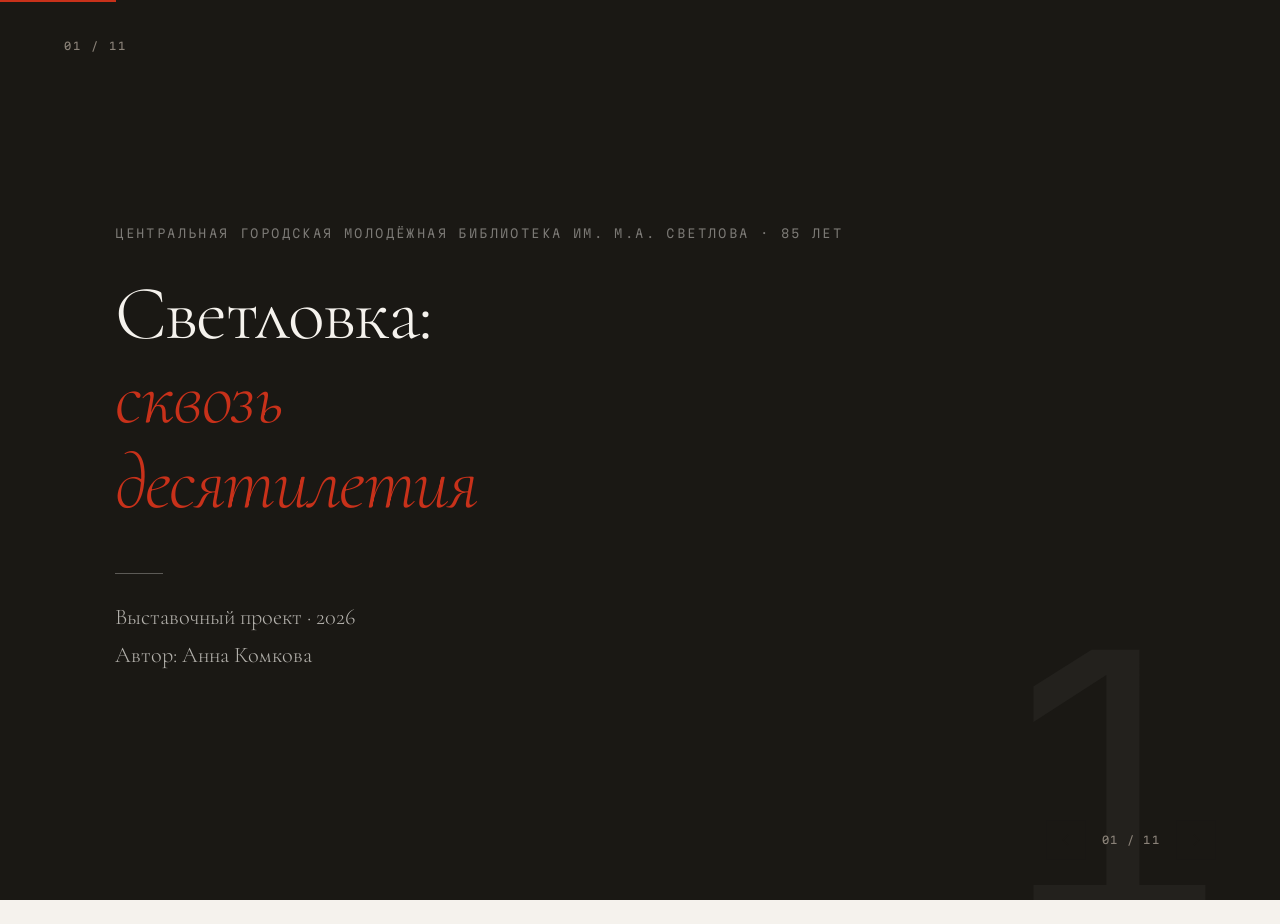
<file: presentation2.html>
<!doctype html>
<html lang="ru">
  <head>
    <meta charset="UTF-8" />
    <meta name="viewport" content="width=device-width, initial-scale=1.0" />
    <title>Светловка: сквозь десятилетия</title>
    <style>
      @import url('https://fonts.googleapis.com/css2?family=Cormorant+Garamond:ital,wght@0,300;0,400;0,600;1,300;1,400&family=Martian+Mono:wght@300;400&display=swap');

      *,
      *::before,
      *::after {
        box-sizing: border-box;
        margin: 0;
        padding: 0;
      }

      :root {
        --bg: #f5f2ed;
        --ink: #1a1814;
        --accent: #c8311a;
        --muted: #8a8278;
        --rule: rgba(26, 24, 20, 0.15);
      }

      html,
      body {
        width: 100%;
        height: 100%;
        overflow: hidden;
        background: var(--bg);
        color: var(--ink);
        font-family: 'Cormorant Garamond', Georgia, serif;
      }

      /* ── SLIDE ENGINE ── */
      .deck {
        position: relative;
        width: 100vw;
        height: 100vh;
      }

      .slide {
        position: absolute;
        inset: 0;
        display: flex;
        flex-direction: column;
        justify-content: center;
        padding: clamp(3rem, 7vw, 7rem) clamp(3rem, 9vw, 10rem);
        opacity: 0;
        pointer-events: none;
        transition:
          opacity 0.55s cubic-bezier(0.4, 0, 0.2, 1),
          transform 0.55s cubic-bezier(0.4, 0, 0.2, 1);
        transform: translateY(24px);
        overflow: hidden;
      }

      .slide.active {
        opacity: 1;
        pointer-events: auto;
        transform: translateY(0);
      }

      .slide.exit {
        opacity: 0;
        transform: translateY(-24px);
        transition:
          opacity 0.35s ease,
          transform 0.35s ease;
      }

      /* ── DECORATIVE LAYER ── */
      .slide::before {
        content: attr(data-num);
        position: absolute;
        bottom: -0.15em;
        right: clamp(2rem, 5vw, 5rem);
        font-family: 'Martian Mono', monospace;
        font-size: clamp(18vw, 26vw, 34vw);
        font-weight: 300;
        color: rgba(26, 24, 20, 0.045);
        line-height: 1;
        pointer-events: none;
        user-select: none;
        letter-spacing: -0.04em;
      }

      /* ── TYPOGRAPHY ── */
      .label {
        font-family: 'Martian Mono', monospace;
        font-size: clamp(0.6rem, 1vw, 0.75rem);
        font-weight: 300;
        letter-spacing: 0.2em;
        text-transform: uppercase;
        color: var(--muted);
        margin-bottom: 2rem;
      }

      h1 {
        font-size: clamp(2.4rem, 6vw, 5.5rem);
        font-weight: 300;
        line-height: 1.1;
        letter-spacing: -0.02em;
        margin-bottom: 1.5rem;
      }

      h1 em {
        font-style: italic;
        color: var(--accent);
      }

      h2 {
        font-size: clamp(1.8rem, 4vw, 3.6rem);
        font-weight: 300;
        line-height: 1.15;
        letter-spacing: -0.02em;
        margin-bottom: 1.5rem;
      }

      h2 em {
        font-style: italic;
      }

      .body-text {
        font-size: clamp(1.05rem, 1.8vw, 1.4rem);
        font-weight: 300;
        line-height: 1.7;
        max-width: 58ch;
        color: var(--ink);
      }

      .body-text + .body-text {
        margin-top: 1rem;
      }

      .accent-line {
        width: 3rem;
        height: 1px;
        background: var(--accent);
        margin: 1.5rem 0;
      }

      /* ── TЕЗИСЫ ── */
      .theses {
        list-style: none;
        margin-top: 1.5rem;
      }

      .theses li {
        font-size: clamp(1rem, 1.6vw, 1.25rem);
        font-weight: 300;
        line-height: 1.5;
        padding: 0.5rem 0;
        border-bottom: 1px solid var(--rule);
        display: flex;
        gap: 1rem;
        align-items: baseline;
      }

      .theses li::before {
        content: '—';
        color: var(--accent);
        flex-shrink: 0;
        font-family: 'Martian Mono', monospace;
        font-size: 0.8em;
      }

      /* ── DECADE GRID ── */
      .decade-grid {
        display: grid;
        grid-template-columns: repeat(4, 1fr);
        gap: 1.5rem 2rem;
        margin-top: 2rem;
      }

      .decade-item {
        border-top: 1px solid var(--rule);
        padding-top: 0.75rem;
      }

      .decade-num {
        font-family: 'Martian Mono', monospace;
        font-size: clamp(1.4rem, 2.5vw, 2rem);
        font-weight: 300;
        color: var(--accent);
        line-height: 1;
        margin-bottom: 0.3rem;
      }

      .decade-word {
        font-size: clamp(0.9rem, 1.4vw, 1.1rem);
        font-weight: 300;
        font-style: italic;
        color: var(--muted);
      }

      /* ── TWO-COLUMN ── */
      .two-col {
        display: grid;
        grid-template-columns: 1fr 1fr;
        gap: 4rem;
        align-items: start;
        margin-top: 1.5rem;
      }

      .col-label {
        font-family: 'Martian Mono', monospace;
        font-size: 0.65rem;
        letter-spacing: 0.2em;
        text-transform: uppercase;
        color: var(--muted);
        margin-bottom: 0.75rem;
      }

      .col-body {
        font-size: clamp(1rem, 1.5vw, 1.2rem);
        font-weight: 300;
        line-height: 1.65;
      }

      /* ── FINAL OPTIONS ── */
      .final-options {
        display: flex;
        flex-direction: column;
        gap: 1.5rem;
        margin-top: 2rem;
      }

      .final-option {
        border-left: 2px solid var(--rule);
        padding-left: 1.5rem;
        font-size: clamp(1.1rem, 1.8vw, 1.4rem);
        font-weight: 300;
        font-style: italic;
        line-height: 1.5;
        transition: border-color 0.3s;
      }

      .final-option:hover {
        border-color: var(--accent);
      }

      /* ── TITLE SLIDE ── */
      #slide-1 {
        background: var(--ink);
        color: var(--bg);
      }
      #slide-1 .label {
        color: rgba(245, 242, 237, 0.45);
      }
      #slide-1 h1 {
        color: var(--bg);
      }
      #slide-1 .body-text {
        color: rgba(245, 242, 237, 0.7);
      }
      #slide-1 .accent-line {
        background: var(--bg);
        opacity: 0.3;
      }
      #slide-1::before {
        color: rgba(245, 242, 237, 0.04);
      }

      /* ── NAV ── */
      nav {
        position: fixed;
        bottom: 2.5rem;
        right: clamp(2rem, 5vw, 5rem);
        display: flex;
        align-items: center;
        gap: 1rem;
        z-index: 100;
      }

      .nav-btn {
        width: 2.5rem;
        height: 2.5rem;
        border: 1px solid var(--rule);
        background: transparent;
        cursor: pointer;
        display: flex;
        align-items: center;
        justify-content: center;
        transition:
          border-color 0.2s,
          background 0.2s;
        border-radius: 0;
      }

      .nav-btn:hover {
        border-color: var(--ink);
        background: var(--ink);
      }
      .nav-btn:hover svg {
        stroke: var(--bg);
      }
      .nav-btn svg {
        stroke: var(--ink);
        fill: none;
        stroke-width: 1.5;
        transition: stroke 0.2s;
      }

      #slide-1 ~ nav .nav-btn {
        border-color: rgba(245, 242, 237, 0.3);
      }
      #slide-1 ~ nav .nav-btn svg {
        stroke: var(--bg);
      }

      .progress {
        font-family: 'Martian Mono', monospace;
        font-size: 0.65rem;
        letter-spacing: 0.12em;
        color: var(--muted);
      }

      /* ── PROGRESS BAR ── */
      .progress-bar {
        position: fixed;
        top: 0;
        left: 0;
        height: 2px;
        background: var(--accent);
        transition: width 0.4s ease;
        z-index: 200;
      }

      /* ── SLIDE COUNTER (top left) ── */
      .counter {
        position: fixed;
        top: 2.5rem;
        left: clamp(2rem, 5vw, 5rem);
        font-family: 'Martian Mono', monospace;
        font-size: 0.65rem;
        letter-spacing: 0.2em;
        color: var(--muted);
        z-index: 100;
      }

      /* ── URL CHIP ── */
      .url-chip {
        display: inline-block;
        font-family: 'Martian Mono', monospace;
        font-size: clamp(0.7rem, 1vw, 0.85rem);
        color: var(--accent);
        border-bottom: 1px solid var(--accent);
        margin-top: 1.5rem;
        padding-bottom: 0.1rem;
      }
    </style>
  </head>
  <body>
    <div class="progress-bar" id="pbar"></div>
    <div class="counter" id="counter">01 / 13</div>

    <div class="deck" id="deck">
      <!-- 1. TITLE -->
      <section class="slide active" id="slide-1" data-num="1">
        <div class="label">
          Центральная городская молодёжная библиотека им. М.А. Светлова · 85 лет
        </div>
        <h1>
          Светловка:<br /><em>сквозь<br />десятилетия</em>
        </h1>
        <div class="accent-line"></div>
        <p class="body-text">
          Выставочный проект · 2026<br />Автор: Анна Комкова
        </p>
      </section>

      <!-- 2. ВСТУПЛЕНИЕ -->
      <section class="slide" data-num="2">
        <div class="label">Вступление</div>
        <h2>Я хочу начать<br />не с концепции.</h2>
        <div class="accent-line"></div>
        <p class="body-text">
          Я хочу начать с момента, когда я впервые зашла сюда и поняла, что
          библиотека — это не хранилище книг. Это хранилище времён. Каждый зал
          здесь пахнет чуть иначе. И я подумала: а что если это можно увидеть?
        </p>
        <p class="body-text" style="margin-top: 1rem; color: var(--muted)">
          Так начался этот проект.
        </p>
      </section>

      <!-- 3. ИДЕЯ -->
      <section class="slide" data-num="3">
        <div class="label">Идея проекта</div>
        <h2>Девять эпох.<br />Одно место.</h2>
        <div class="accent-line"></div>
        <p class="body-text">
          Светловка существует с 1941 года. Она пережила войну, оттепель,
          застой, перестройку, девяностые — всё. И каждое десятилетие оставило
          здесь что-то своё: в фондах, в людях, в атмосфере.
        </p>
        <ul class="theses">
          <li>История через образы, а не через даты</li>
          <li>Книги, фильмы, события как язык эпохи</li>
          <li>Библиотека как зеркало времени</li>
        </ul>
      </section>

      <!-- 4. БИБЛИОТЕКА КАК ПРОСТРАНСТВО -->
      <section class="slide" data-num="4">
        <div class="label">Пространство времени</div>
        <h2>Библиотека не<br />стоит на месте.</h2>
        <div class="accent-line"></div>
        <p class="body-text">
          Мы привыкли думать о библиотеках как о тихих, статичных местах. Но
          Светловка всегда была живой — она реагировала на то, что происходило
          снаружи. Запрещала и разрешала. Открывала и закрывала. Именно это
          сделало её документом эпохи.
        </p>
        <p class="body-text" style="margin-top: 1rem">
          Этот проект — попытка прочитать библиотеку как текст.
        </p>
      </section>

      <!-- 5. ДВА СОСТОЯНИЯ -->
      <section class="slide" data-num="5">
        <div class="label">Концепция</div>
        <h2>Каждая работа<br />существует <em>дважды.</em></h2>
        <div class="accent-line"></div>
        <div class="two-col">
          <div>
            <div class="col-label">Физическое</div>
            <p class="col-body">
              Печатный плакат на стене. Осязаемый, молчаливый, присутствующий.
              Он принадлежит эпохе, которую изображает.
            </p>
          </div>
          <div>
            <div class="col-label">Цифровое</div>
            <p class="col-body">
              QR-код ведёт в интерактивную среду, где изображение оживает. Время
              становится нелинейным. Вы можете войти в него.
            </p>
          </div>
        </div>
      </section>

      <!-- 6. ЗРИТЕЛЬ КАК СОАВТОР -->
      <section class="slide" data-num="6">
        <div class="label">Роль зрителя</div>
        <h2>Вы — не зритель.<br />Вы — <em>соавтор.</em></h2>
        <div class="accent-line"></div>
        <p class="body-text">
          В цифровой части проекта повествование не задано заранее. Вы влияете
          на то, как разворачивается история. Это не выставка, которую смотрят.
          Это выставка, в которой участвуют.
        </p>
        <ul class="theses">
          <li>Ваш выбор меняет структуру нарратива</li>
          <li>Каждый проход — уникальный опыт</li>
          <li>Личная память встречается с коллективной</li>
        </ul>
      </section>

      <!-- 7–8. ДЕСЯТИЛЕТИЯ 40–70 -->
      <section class="slide" data-num="7">
        <div class="label">Главы I–IV · 1940–1970-е</div>
        <h2>Четыре эпохи,<br />четыре температуры.</h2>
        <div class="accent-line"></div>
        <div class="decade-grid">
          <div class="decade-item">
            <div class="decade-num">40-е</div>
            <div class="decade-word">стойкость</div>
          </div>
          <div class="decade-item">
            <div class="decade-num">50-е</div>
            <div class="decade-word">оттепель</div>
          </div>
          <div class="decade-item">
            <div class="decade-num">60-е</div>
            <div class="decade-word">надежда</div>
          </div>
          <div class="decade-item">
            <div class="decade-num">70-е</div>
            <div class="decade-word">застой</div>
          </div>
        </div>
        <p
          class="body-text"
          style="margin-top: 2rem; color: var(--muted); font-style: italic"
        >
          От молчания под бомбами — к первому глотку свободы — и снова к тишине
          другого рода.
        </p>
      </section>

      <!-- 9–10. ДЕСЯТИЛЕТИЯ 80–10 -->
      <section class="slide" data-num="8">
        <div class="label">Главы V–VIII · 1980–2010-е</div>
        <h2>Четыре поворота.<br />К нам.</h2>
        <div class="accent-line"></div>
        <div class="decade-grid">
          <div class="decade-item">
            <div class="decade-num">80-е</div>
            <div class="decade-word">перемены</div>
          </div>
          <div class="decade-item">
            <div class="decade-num">90-е</div>
            <div class="decade-word">свобода</div>
          </div>
          <div class="decade-item">
            <div class="decade-num">00-е</div>
            <div class="decade-word">стабильность</div>
          </div>
          <div class="decade-item">
            <div class="decade-num">10-е</div>
            <div class="decade-word">рефлексия</div>
          </div>
        </div>
        <p
          class="body-text"
          style="margin-top: 2rem; color: var(--muted); font-style: italic"
        >
          И незакрытое настоящее — 20-е — которое мы ещё пишем.
        </p>
      </section>

      <!-- 11. КАК ЭТО РАБОТАЕТ -->
      <section class="slide" data-num="9">
        <div class="label">Опыт зрителя</div>
        <h2>Как войти<br />внутрь работы.</h2>
        <div class="accent-line"></div>
        <p class="body-text">
          Подойдите к плакату. Считайте QR-код. Вы окажетесь на сайте проекта —
          в интерактивной среде, построенной вокруг этого конкретного
          десятилетия. Там нет правильного пути. Есть только ваш.
        </p>
        <a
          class="url-chip"
          href="https://annkomkova.github.io/svetlovka-85/"
          target="_blank"
          >annkomkova.github.io/svetlovka-85</a
        >
      </section>

      <!-- 12. ПОЧЕМУ ВАЖНО -->
      <section class="slide" data-num="10">
        <div class="label">Актуальность</div>
        <h2>Почему это важно<br /><em>именно сейчас.</em></h2>
        <div class="accent-line"></div>
        <p class="body-text">
          Мы живём в эпоху, когда прошлое либо идеализируют, либо стирают. Этот
          проект предлагает третье: смотреть на него честно, через детали, через
          образы, которые не объясняют, а показывают.
        </p>
        <ul class="theses">
          <li>Коллективная память как живая структура</li>
          <li>Архив — не склад, а разговор</li>
          <li>Библиотека как место, где прошлое и будущее встречаются</li>
        </ul>
      </section>

      <!-- 13. ФИНАЛ -->
      <section class="slide" data-num="11">
        <div class="label">Финал · варианты</div>
        <h2>Я рада, что вы<br />здесь сегодня.</h2>
        <div class="accent-line"></div>
        <div class="final-options">
          <div class="final-option">
            «Светловка существует 85 лет. Этот проект — не итог. Это ещё одна
            глава. И она написана вместе с вами.»
          </div>
          <div class="final-option">
            «Возможно, самое важное, что делает библиотека — это напоминает нам,
            что мы не первые. И не последние.»
          </div>
          <div class="final-option">
            «Спасибо за то, что вы здесь. Теперь — идите смотреть. И не
            торопитесь.»
          </div>
        </div>
      </section>
    </div>

    <!-- NAV -->
    <nav>
      <button class="nav-btn" id="prev" aria-label="Назад">
        <svg width="14" height="14" viewBox="0 0 14 14">
          <polyline points="9,2 4,7 9,12" />
        </svg>
      </button>
      <span class="progress" id="progress">01 / 11</span>
      <button class="nav-btn" id="next" aria-label="Вперёд">
        <svg width="14" height="14" viewBox="0 0 14 14">
          <polyline points="5,2 10,7 5,12" />
        </svg>
      </button>
    </nav>

    <script>
      const slides = Array.from(document.querySelectorAll('.slide'))
      const total = slides.length
      let current = 0

      function pad(n) {
        return String(n + 1).padStart(2, '0')
      }

      function update() {
        const pct = ((current + 1) / total) * 100
        document.getElementById('pbar').style.width = pct + '%'
        document.getElementById('progress').textContent =
          pad(current) + ' / ' + pad(total - 1)
        document.getElementById('counter').textContent =
          pad(current) + ' / ' + pad(total - 1)
      }

      function go(idx) {
        if (idx < 0 || idx >= total) return
        slides[current].classList.add('exit')
        slides[current].classList.remove('active')
        setTimeout(
          () =>
            slides[current === idx ? idx : current].classList.remove('exit'),
          400
        )
        current = idx
        slides[current].classList.add('active')
        update()
      }

      document
        .getElementById('next')
        .addEventListener('click', () => go(current + 1))
      document
        .getElementById('prev')
        .addEventListener('click', () => go(current - 1))

      document.addEventListener('keydown', (e) => {
        if (e.key === 'ArrowRight' || e.key === 'ArrowDown' || e.key === ' ')
          go(current + 1)
        if (e.key === 'ArrowLeft' || e.key === 'ArrowUp') go(current - 1)
      })

      // Touch/swipe
      let tx = 0
      document.addEventListener(
        'touchstart',
        (e) => {
          tx = e.touches[0].clientX
        },
        { passive: true }
      )
      document.addEventListener(
        'touchend',
        (e) => {
          const dx = e.changedTouches[0].clientX - tx
          if (Math.abs(dx) > 50) go(dx < 0 ? current + 1 : current - 1)
        },
        { passive: true }
      )

      update()
    </script>
  </body>
</html>
</file>
